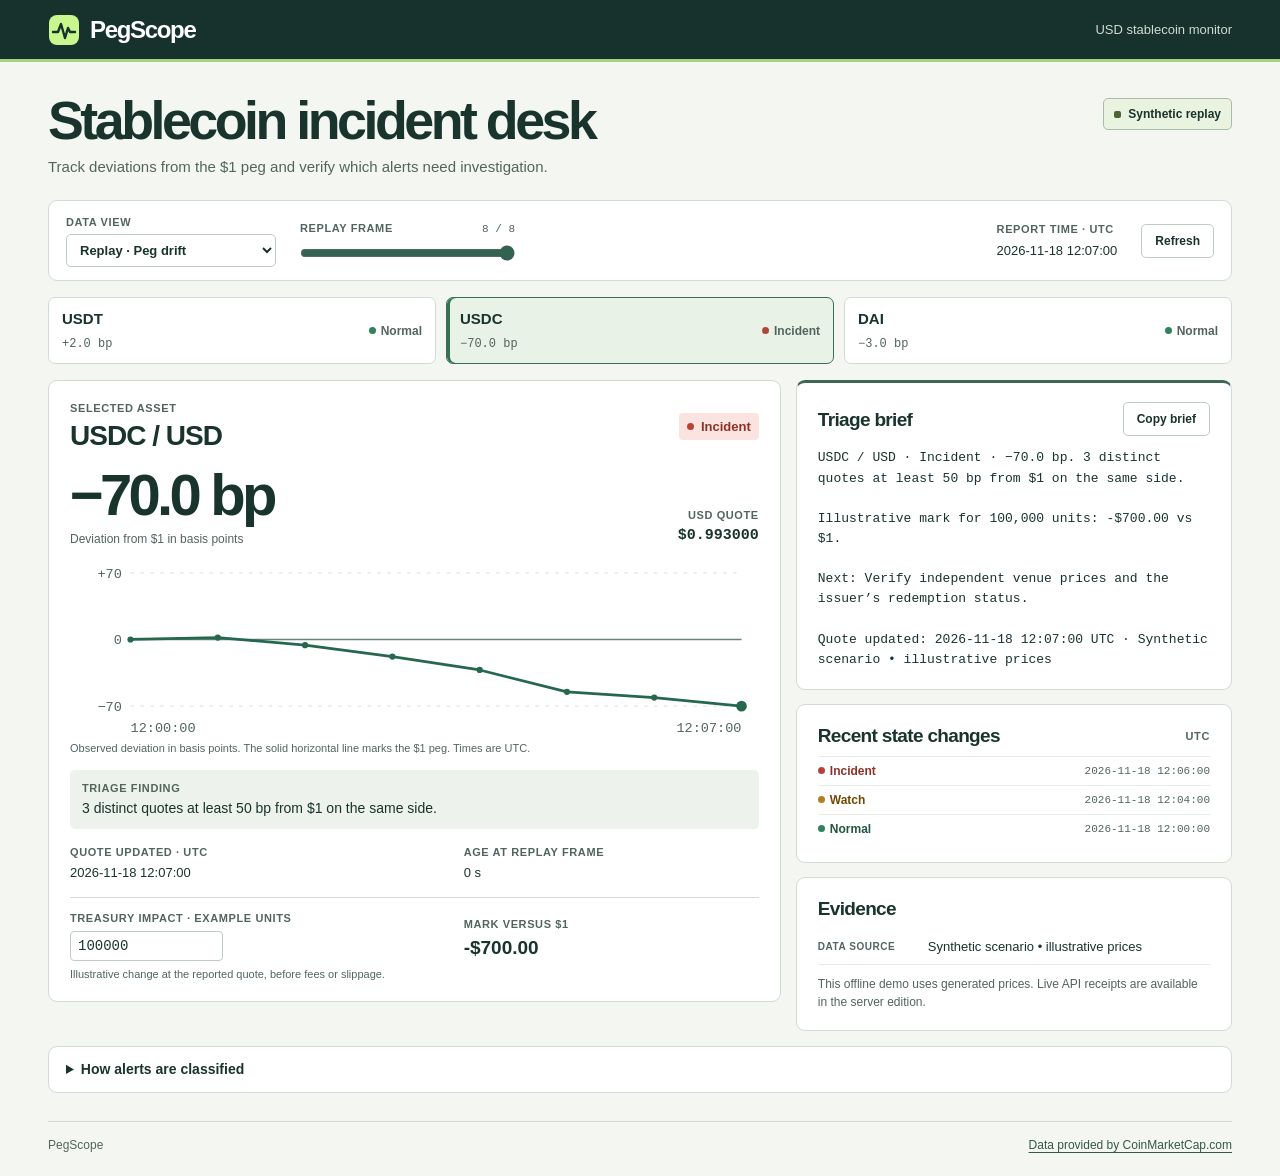
<file: docs/PegScope-Interactive-Demo.html>
<!doctype html>
<html lang="en">
<head>
  <meta charset="utf-8">
  <meta name="viewport" content="width=device-width, initial-scale=1">
  <meta name="theme-color" content="#17312d">
  <title>PegScope · Stablecoin incident desk</title>
  <style>:root{color-scheme:light;--canvas:#f4f6f1;--panel:#fff;--ink:#19332d;--muted:#52655d;--border:#d2dcd3;--soft:#edf2ec;--green:#2d604f;--display:Inter,"Helvetica Neue",Arial,sans-serif;--mono:ui-monospace,"SFMono-Regular",Consolas,monospace}
*{box-sizing:border-box}
[hidden]{display:none!important}
body{margin:0;background:var(--canvas);color:var(--ink);font:15px/1.5 var(--display)}
.wrap{width:min(1184px,calc(100% - 72px));margin:0 auto}
.mast{background:#17312d;color:#fff;border-bottom:3px solid #a6d37d}
.mast-inner{display:flex;align-items:center;justify-content:space-between;min-height:59px}
.brand{display:flex;align-items:center;gap:10px;font-weight:720;letter-spacing:-.055em;font-size:24px}.mast-note{color:#d0dbcf;font-size:13px}
.title-row{display:flex;align-items:center;justify-content:space-between;gap:20px;margin:31px 0 21px}
h1,h2,p,figure{margin:0}
h1{font-size:clamp(32px,4.2vw,60px);line-height:1.03;letter-spacing:-.065em;font-weight:660}
.subtitle{color:var(--muted);margin-top:8px;font-size:15px}
.source-badge{display:inline-flex;align-items:center;gap:7px;white-space:nowrap;align-self:flex-start;margin-top:5px;padding:6px 10px;border:1px solid #a9bba9;background:#e9f3df;border-radius:5px;font-size:12px;font-weight:700}
.source-badge:before{content:"";background:#49663a;border-radius:2px;width:7px;height:7px}
.source-badge.live{background:#e0f0f6;border-color:#a6c7d5}.source-badge.live:before{background:#315f75}
.toolbar{background:var(--panel);border:1px solid var(--border);border-radius:9px;display:flex;gap:24px;align-items:center;padding:13px 17px}
.control-group{min-width:210px}.field,label,.evidence dt{display:block;color:var(--muted);font-size:11px;font-weight:700;letter-spacing:.055em;text-transform:uppercase}
button,select,input,textarea{font:inherit}
select,.refresh,.copy{border:1px solid #bfccc1;border-radius:5px;color:var(--ink);background:white;cursor:pointer}
select{margin-top:4px;min-height:33px;padding:3px 24px 3px 9px;width:100%;font-size:13px;font-weight:600}
.step-box{width:min(215px,24vw)}.step-label{display:flex;align-items:center;justify-content:space-between;gap:10px}.step-label output{font:11px var(--mono);color:var(--muted)}
input[type=range]{accent-color:#326351;width:100%;display:block;margin:8px 0 0;cursor:pointer}
.observation{margin-left:auto}.observation time,.meta-grid span+span,.evidence dd,.quote b{font-variant-numeric:tabular-nums}
.observation time{display:block;margin-top:3px;font-size:13px}
.refresh,.copy{font-weight:650;font-size:12px;padding:7px 13px;min-height:32px}
.refresh:hover,.copy:hover,select:hover{background:#f0f5ec}
button:focus-visible,select:focus-visible,input:focus-visible,summary:focus-visible,a:focus-visible,textarea:focus-visible{outline:3px solid #8357bd;outline-offset:3px}
button:disabled{cursor:wait;opacity:.65}
.asset-list{display:grid;grid-template-columns:repeat(auto-fit,minmax(170px,1fr));gap:10px;margin:16px 0}
.asset{position:relative;display:flex;align-items:center;justify-content:space-between;gap:8px;text-align:left;background:#fff;border:1px solid var(--border);border-radius:7px;padding:10px 13px;min-height:61px;cursor:pointer;color:var(--ink)}
.asset:hover{border-color:#749784}.asset[aria-pressed=true]{background:#e9f2e6;border-color:#397052;box-shadow:inset 3px 0 #397052}
.asset-symbol{display:block;font-weight:750;font-size:15px}.asset-bps{font:12px var(--mono);color:#52645b}
.asset-state{display:inline-flex;align-items:center;gap:5px;font-size:12px;color:var(--muted);font-weight:600}
.asset-state:before,.status:before{content:"";display:inline-block;width:7px;height:7px;border-radius:50%;background:var(--state-dot,#78837e)}
.normal{--state-dot:#32815a;--state-text:#23563c;--state-bg:#e5f1e5}.watch{--state-dot:#b47d1d;--state-text:#704903;--state-bg:#fff0c8}.incident{--state-dot:#b44338;--state-text:#8e3229;--state-bg:#fbe4df}.unknown{--state-dot:#74747e;--state-text:#525160;--state-bg:#efedf2}
.workarea{display:grid;grid-template-columns:minmax(0,1.68fr) minmax(290px,1fr);gap:15px;align-items:start}
.panel,.empty,.interpret{border:1px solid var(--border);border-radius:9px;background:var(--panel)}
.incident-panel,.side .panel,.empty{padding:19px 21px}
.panel-header,.side-header,.quote-row{display:flex;align-items:center;justify-content:space-between;gap:13px}
h2{font-size:19px;line-height:1.25;letter-spacing:-.035em}
.panel-header h2{font-size:28px;margin-top:1px}
.status{background:var(--state-bg,var(--soft));color:var(--state-text,var(--muted));border-radius:4px;display:inline-flex;align-items:center;gap:7px;padding:4px 8px;font-weight:700;font-size:13px}
.quote-row{margin-top:12px;align-items:end}
.metric{font:600 clamp(36px,4.7vw,58px)/1.05 var(--display);letter-spacing:-.065em;font-variant-numeric:tabular-nums}
.field.plain{font-size:12px;text-transform:none;letter-spacing:0;font-weight:500;margin-top:4px}.quote{text-align:right}.quote b{font-family:var(--mono);font-size:15px}
figure{margin:10px 0 13px}
#chart{min-width:0}#chart svg{display:block;width:100%;height:auto;min-height:110px;max-height:210px;overflow:visible}
#chart svg text{font-family:var(--mono);fill:#52645b;font-size:11px}#chart .grid{stroke:#dfe7df;stroke-dasharray:3 5}#chart .peg{stroke:#668577;stroke-width:1.3}
#chart .trace{fill:none;stroke:#26684d;stroke-width:2.7;stroke-linecap:round;stroke-linejoin:round;vector-effect:non-scaling-stroke}
#chart .point{fill:#26684d}.chart-empty{padding:22px 0;color:var(--muted)}
figcaption{font-size:11px;color:var(--muted)}
.reason-box{background:var(--soft);border-radius:5px;padding:10px 12px}.reason-box p{font-size:14px;margin-top:2px}
.meta-grid{display:grid;grid-template-columns:1.3fr 1fr;gap:10px;margin-top:15px}
.meta-grid span+span{display:block;font-size:13px;margin-top:2px}
.age-warning{color:#814819;background:#fff2d8;border-radius:4px;padding:6px 9px;margin-top:9px;font-size:12px}
.side{display:grid;gap:14px;min-width:0}.side .panel{min-width:0}
.brief-panel{border-top:3px solid #3e6754}.brief{white-space:pre-line;overflow-wrap:anywhere;font:13px/1.55 var(--mono);margin-top:12px}
.evidence{margin:10px 0 0}.evidence>div{padding:7px 0;border-bottom:1px solid #e6ece5;display:grid;grid-template-columns:100px minmax(0,1fr);gap:10px}
.evidence dd{margin:0;font-size:13px;overflow-wrap:anywhere}.evidence dt{padding-top:2px;font-size:10px}
.evidence code{font:12px var(--mono)}.evidence-note{font-size:12px;color:var(--muted);margin-top:10px}
.interpret{margin-top:15px}.interpret summary{font-size:14px;font-weight:650;cursor:pointer;padding:12px 17px}.interpret-body{padding:0 17px 12px;color:var(--muted);font-size:13px}.interpret-body p+p{margin-top:6px}
.empty{margin:16px 0}.empty p{color:var(--muted);margin-top:6px}
footer.wrap{display:flex;flex-wrap:wrap;justify-content:space-between;gap:8px;border-top:1px solid var(--border);margin-top:28px;padding:14px 0 22px;color:var(--muted);font-size:12px}
footer a{color:#355949;text-underline-offset:3px}
.sr-only,.skip:not(:focus){position:absolute;width:1px;height:1px;padding:0;overflow:hidden;clip:rect(0,0,0,0);white-space:nowrap}
.skip:focus{position:absolute;top:6px;left:6px;z-index:10;background:white;padding:8px}
.copy-manual{margin-top:8px}.copy-manual textarea{width:100%}
@media(max-width:860px){.wrap{width:calc(100% - 36px)}.toolbar{gap:14px}.control-group{min-width:175px}.workarea{grid-template-columns:minmax(0,1.45fr) minmax(245px,1fr)}.incident-panel,.side .panel{padding:15px}.evidence>div{grid-template-columns:78px 1fr}.asset-list{grid-template-columns:repeat(auto-fit,minmax(140px,1fr))}}
@media(max-width:690px){.title-row{align-items:flex-start;flex-direction:column;gap:7px;margin:23px 0 13px}.subtitle{font-size:14px}.source-badge{margin:0}.toolbar{display:grid;grid-template-columns:minmax(0,1fr) auto;gap:11px 15px}.control-group,.step-box{min-width:0;width:auto}.step-box{width:115px}.observation{margin:0}.refresh{justify-self:end}.workarea{grid-template-columns:1fr}.asset-list{grid-template-columns:repeat(auto-fit,minmax(135px,1fr))}.mast-inner{min-height:51px}.brand{font-size:21px}.mast-note{font-size:11px}.asset{padding:9px 10px}.brief{font-size:13px}.workarea,.side{gap:12px}}
@media(max-width:400px){.wrap{width:calc(100% - 24px)}.step-box{width:95px}.title-row h1{font-size:34px}.quote b{font-size:13px}}
.impact{border-top:1px solid var(--border);margin-top:15px;padding-top:12px;display:grid;align-items:end;grid-template-columns:1.3fr 1fr;gap:10px}.impact input{font:14px var(--mono);border:1px solid #bfccc1;border-radius:4px;padding:6px 7px;width:min(100%,153px);color:var(--ink);margin-top:4px}.impact output{font:650 19px var(--display);display:block;margin:4px 0 2px;font-variant-numeric:tabular-nums}.impact-detail{font-size:11px;color:var(--muted);margin-top:5px}
.changes{list-style:none;padding:0;margin:8px 0 0}.changes li{display:flex;gap:12px;align-items:center;justify-content:space-between;border-top:1px solid #e6ece5;padding:5px 0;font-size:12px}.changes .asset-state{color:var(--state-text)}.changes time{color:var(--muted);font:11px var(--mono)}
</style>

</head>
<body>
  <a class="skip" href="#incident">Skip to incident detail</a>
  <header class="mast">
    <div class="wrap mast-inner">
      <div class="brand">
        <svg width="32" height="32" viewBox="0 0 32 32" aria-hidden="true"><rect x="1" y="1" width="30" height="30" rx="8" fill="#c9f78d"/><path d="M5 18h5l3-8 4 14 3-10 2 4h5" fill="none" stroke="#17312d" stroke-width="2.4" stroke-linecap="round" stroke-linejoin="round"/></svg>
        <span>PegScope</span>
      </div>
      <span class="mast-note">USD stablecoin monitor</span>
    </div>
  </header>

  <main class="wrap">
    <div class="title-row">
      <div><h1>Stablecoin incident desk</h1><p class="subtitle">Track deviations from the $1 peg and verify which alerts need investigation.</p></div>
      <span id="source-badge" class="source-badge">Loading source</span>
    </div>

    <section class="toolbar" aria-label="Observation controls">
      <div class="control-group">
        <label for="mode">Data view</label>
        <select id="mode">
          <optgroup label="Synthetic replays">
            <option value="drift">Replay · Peg drift</option>
            <option value="recovery">Replay · Recovery</option>
            <option value="stale">Replay · Stale feed</option>
            <option value="quiet">Replay · Quiet market</option>
          </optgroup>
          <option value="live">Live · Collected quotes</option>
        </select>
      </div>
      <div class="step-box" id="step-box" hidden>
        <div class="step-label"><label for="step">Replay frame</label><output id="frame" for="step">—</output></div>
        <input aria-label="Replay frame" id="step" type="range" min="1" max="1" value="1">
      </div>
      <div class="observation"><span class="field">Report time · UTC</span><time id="observed">—</time></div>
      <button type="button" id="refresh" class="refresh">Refresh</button>
    </section>
    <div id="announcements" class="sr-only" role="status" aria-live="polite"></div>
    <section id="empty" class="empty" role="status" hidden><h2 id="empty-title"></h2><p id="empty-message"></p></section>
    <div id="results" hidden>
      <section class="watchlist" aria-label="Monitored assets"><div id="asset-list" class="asset-list"></div></section>
      <div class="workarea">
        <section class="panel incident-panel" id="incident" tabindex="-1" aria-labelledby="focus-title">
          <div class="panel-header"><div><div class="field">Selected asset</div><h2 id="focus-title">—</h2></div><span id="focus-state" class="status">—</span></div>
          <div class="quote-row"><div><div id="focus-bps" class="metric">—</div><div class="field plain">Deviation from $1 in basis points</div></div><div class="quote"><div class="field">USD quote</div><b id="focus-price">—</b></div></div>
          <figure><div id="chart"></div><figcaption id="chart-caption">Observed deviations over time, UTC.</figcaption></figure>
          <div class="reason-box"><span class="field">Triage finding</span><p id="reason"></p></div>
          <div class="meta-grid"><div><span class="field">Quote updated · UTC</span><span id="quote-time">—</span></div><div><span class="field" id="age-label">Age at report</span><span id="quote-age">—</span></div></div>
          <div id="age-warning" class="age-warning" role="status" hidden></div>
          <div class="impact">
            <div><label for="units">Treasury impact · example units</label><input type="number" id="units" min="0" max="1000000000000" step="any" value="100000"></div>
            <div><span class="field">Mark versus $1</span><output id="impact-value" for="units">—</output></div>
          </div>
          <p id="impact-detail" class="impact-detail">Illustrative change in marked value, before fees or slippage.</p>
        </section>
        <aside class="side">
          <section class="panel brief-panel" aria-labelledby="brief-title">
            <div class="side-header"><h2 id="brief-title">Triage brief</h2><button class="copy" type="button" id="copy">Copy brief</button></div>
            <p class="brief" id="brief"></p>
            <div class="copy-manual" id="copy-manual" hidden><label for="copy-text">Select and copy the brief</label><textarea id="copy-text" rows="5" readonly></textarea></div>
          </section>
          <section class="panel changes-panel" id="changes-panel" aria-labelledby="changes-title" hidden>
            <div class="side-header"><h2 id="changes-title">Recent state changes</h2><span class="field">UTC</span></div>
            <ol id="changes" class="changes"></ol>
          </section>
          <section class="panel evidence-panel" aria-labelledby="evidence-title">
            <div class="side-header"><h2 id="evidence-title">Evidence</h2></div>
            <dl class="evidence">
              <div><dt>Data source</dt><dd id="report-source">—</dd></div>
              <div id="evidence-slot" hidden><dt>Call source</dt><dd id="call-source"></dd></div>
              <div id="endpoint-slot" hidden><dt>Endpoint</dt><dd><code id="endpoint"></code></dd></div>
              <div id="fetched-slot" hidden><dt>Fetched · UTC</dt><dd id="fetched"></dd></div>
              <div id="credit-slot" hidden><dt>Call credits</dt><dd id="credits"></dd></div>
            </dl>
            <p class="evidence-note" id="evidence-note"></p>
          </section>
        </aside>
      </div>
      <details class="interpret"><summary>How alerts are classified</summary><div class="interpret-body">
        <p>One basis point is $0.0001 per token at a $1 peg. Negative values indicate a discount and positive values a premium.</p>
        <p><strong>Watch</strong> begins at an absolute deviation of 25 bp. <strong>Incident</strong> requires two distinct, fresh quotes at least 50 bp from $1 on the same side. Two distinct quotes within 10 bp of the peg clear a confirmed incident. Freshness and the maximum gap between confirming observations are both 180 seconds.</p>
        <p>Each quote is a CMC aggregate. Check venue prices and issuer redemption status separately when investigating an alert.</p>
      </div></details>
    </div>
    <noscript><p>Enable JavaScript to select a replay and inspect observations.</p></noscript>
  </main>
  <footer class="wrap"><span>PegScope</span><a href="https://coinmarketcap.com/">Data provided by CoinMarketCap.com</a></footer>
<script type="application/json" id="replay-data">{"drift":[{"as_of":"2026-11-18T12:00:00Z","assets":[{"id":825,"symbol":"USDT","state":"Normal","reason":"Fresh quote is inside the 25 bp watch threshold.","price":1.0001,"bps":1.0,"run":0,"series":[{"at":"2026-11-18T12:00:00Z","bps":1.0}],"events":[{"at":"2026-11-18T12:00:00Z","state":"Normal","reason":"Fresh quote is inside the 25 bp watch threshold."}],"updated":"2026-11-18T12:00:00Z","last_valid_update":"2026-11-18T12:00:00Z"},{"id":3408,"symbol":"USDC","state":"Normal","reason":"Fresh quote is inside the 25 bp watch threshold.","price":1.0,"bps":0.0,"run":0,"series":[{"at":"2026-11-18T12:00:00Z","bps":0.0}],"events":[{"at":"2026-11-18T12:00:00Z","state":"Normal","reason":"Fresh quote is inside the 25 bp watch threshold."}],"updated":"2026-11-18T12:00:00Z","last_valid_update":"2026-11-18T12:00:00Z"},{"id":4943,"symbol":"DAI","state":"Normal","reason":"Fresh quote is inside the 25 bp watch threshold.","price":1.0,"bps":0.0,"run":0,"series":[{"at":"2026-11-18T12:00:00Z","bps":0.0}],"events":[{"at":"2026-11-18T12:00:00Z","state":"Normal","reason":"Fresh quote is inside the 25 bp watch threshold."}],"updated":"2026-11-18T12:00:00Z","last_valid_update":"2026-11-18T12:00:00Z"}],"brief":"Normal: USDT, USDC, DAI.","mode":"drift","source":"Synthetic scenario • illustrative prices","step":1,"steps":8,"evidence":null},{"as_of":"2026-11-18T12:01:00Z","assets":[{"id":825,"symbol":"USDT","state":"Normal","reason":"Fresh quote is inside the 25 bp watch threshold.","price":1.0,"bps":0.0,"run":0,"series":[{"at":"2026-11-18T12:00:00Z","bps":1.0},{"at":"2026-11-18T12:01:00Z","bps":0.0}],"events":[{"at":"2026-11-18T12:00:00Z","state":"Normal","reason":"Fresh quote is inside the 25 bp watch threshold."}],"updated":"2026-11-18T12:01:00Z","last_valid_update":"2026-11-18T12:01:00Z"},{"id":3408,"symbol":"USDC","state":"Normal","reason":"Fresh quote is inside the 25 bp watch threshold.","price":1.0002,"bps":2.0,"run":0,"series":[{"at":"2026-11-18T12:00:00Z","bps":0.0},{"at":"2026-11-18T12:01:00Z","bps":2.0}],"events":[{"at":"2026-11-18T12:00:00Z","state":"Normal","reason":"Fresh quote is inside the 25 bp watch threshold."}],"updated":"2026-11-18T12:01:00Z","last_valid_update":"2026-11-18T12:01:00Z"},{"id":4943,"symbol":"DAI","state":"Normal","reason":"Fresh quote is inside the 25 bp watch threshold.","price":0.9999,"bps":-1.0,"run":0,"series":[{"at":"2026-11-18T12:00:00Z","bps":0.0},{"at":"2026-11-18T12:01:00Z","bps":-1.0}],"events":[{"at":"2026-11-18T12:00:00Z","state":"Normal","reason":"Fresh quote is inside the 25 bp watch threshold."}],"updated":"2026-11-18T12:01:00Z","last_valid_update":"2026-11-18T12:01:00Z"}],"brief":"Normal: USDT, USDC, DAI.","mode":"drift","source":"Synthetic scenario • illustrative prices","step":2,"steps":8,"evidence":null},{"as_of":"2026-11-18T12:02:00Z","assets":[{"id":825,"symbol":"USDT","state":"Normal","reason":"Fresh quote is inside the 25 bp watch threshold.","price":0.9998,"bps":-2.0,"run":0,"series":[{"at":"2026-11-18T12:00:00Z","bps":1.0},{"at":"2026-11-18T12:01:00Z","bps":0.0},{"at":"2026-11-18T12:02:00Z","bps":-2.0}],"events":[{"at":"2026-11-18T12:00:00Z","state":"Normal","reason":"Fresh quote is inside the 25 bp watch threshold."}],"updated":"2026-11-18T12:02:00Z","last_valid_update":"2026-11-18T12:02:00Z"},{"id":3408,"symbol":"USDC","state":"Normal","reason":"Fresh quote is inside the 25 bp watch threshold.","price":0.9994,"bps":-6.0,"run":0,"series":[{"at":"2026-11-18T12:00:00Z","bps":0.0},{"at":"2026-11-18T12:01:00Z","bps":2.0},{"at":"2026-11-18T12:02:00Z","bps":-6.0}],"events":[{"at":"2026-11-18T12:00:00Z","state":"Normal","reason":"Fresh quote is inside the 25 bp watch threshold."}],"updated":"2026-11-18T12:02:00Z","last_valid_update":"2026-11-18T12:02:00Z"},{"id":4943,"symbol":"DAI","state":"Normal","reason":"Fresh quote is inside the 25 bp watch threshold.","price":1.0001,"bps":1.0,"run":0,"series":[{"at":"2026-11-18T12:00:00Z","bps":0.0},{"at":"2026-11-18T12:01:00Z","bps":-1.0},{"at":"2026-11-18T12:02:00Z","bps":1.0}],"events":[{"at":"2026-11-18T12:00:00Z","state":"Normal","reason":"Fresh quote is inside the 25 bp watch threshold."}],"updated":"2026-11-18T12:02:00Z","last_valid_update":"2026-11-18T12:02:00Z"}],"brief":"Normal: USDT, USDC, DAI.","mode":"drift","source":"Synthetic scenario • illustrative prices","step":3,"steps":8,"evidence":null},{"as_of":"2026-11-18T12:03:00Z","assets":[{"id":825,"symbol":"USDT","state":"Normal","reason":"Fresh quote is inside the 25 bp watch threshold.","price":1.0002,"bps":2.0,"run":0,"series":[{"at":"2026-11-18T12:00:00Z","bps":1.0},{"at":"2026-11-18T12:01:00Z","bps":0.0},{"at":"2026-11-18T12:02:00Z","bps":-2.0},{"at":"2026-11-18T12:03:00Z","bps":2.0}],"events":[{"at":"2026-11-18T12:00:00Z","state":"Normal","reason":"Fresh quote is inside the 25 bp watch threshold."}],"updated":"2026-11-18T12:03:00Z","last_valid_update":"2026-11-18T12:03:00Z"},{"id":3408,"symbol":"USDC","state":"Normal","reason":"Fresh quote is inside the 25 bp watch threshold.","price":0.9982,"bps":-18.0,"run":0,"series":[{"at":"2026-11-18T12:00:00Z","bps":0.0},{"at":"2026-11-18T12:01:00Z","bps":2.0},{"at":"2026-11-18T12:02:00Z","bps":-6.0},{"at":"2026-11-18T12:03:00Z","bps":-18.0}],"events":[{"at":"2026-11-18T12:00:00Z","state":"Normal","reason":"Fresh quote is inside the 25 bp watch threshold."}],"updated":"2026-11-18T12:03:00Z","last_valid_update":"2026-11-18T12:03:00Z"},{"id":4943,"symbol":"DAI","state":"Normal","reason":"Fresh quote is inside the 25 bp watch threshold.","price":0.9997,"bps":-3.0,"run":0,"series":[{"at":"2026-11-18T12:00:00Z","bps":0.0},{"at":"2026-11-18T12:01:00Z","bps":-1.0},{"at":"2026-11-18T12:02:00Z","bps":1.0},{"at":"2026-11-18T12:03:00Z","bps":-3.0}],"events":[{"at":"2026-11-18T12:00:00Z","state":"Normal","reason":"Fresh quote is inside the 25 bp watch threshold."}],"updated":"2026-11-18T12:03:00Z","last_valid_update":"2026-11-18T12:03:00Z"}],"brief":"Normal: USDT, USDC, DAI.","mode":"drift","source":"Synthetic scenario • illustrative prices","step":4,"steps":8,"evidence":null},{"as_of":"2026-11-18T12:04:00Z","assets":[{"id":825,"symbol":"USDT","state":"Normal","reason":"Fresh quote is inside the 25 bp watch threshold.","price":1.0001,"bps":1.0,"run":0,"series":[{"at":"2026-11-18T12:00:00Z","bps":1.0},{"at":"2026-11-18T12:01:00Z","bps":0.0},{"at":"2026-11-18T12:02:00Z","bps":-2.0},{"at":"2026-11-18T12:03:00Z","bps":2.0},{"at":"2026-11-18T12:04:00Z","bps":1.0}],"events":[{"at":"2026-11-18T12:00:00Z","state":"Normal","reason":"Fresh quote is inside the 25 bp watch threshold."}],"updated":"2026-11-18T12:04:00Z","last_valid_update":"2026-11-18T12:04:00Z"},{"id":3408,"symbol":"USDC","state":"Watch","reason":"Deviation reached the 25 bp watch threshold.","price":0.9968,"bps":-32.0,"run":0,"series":[{"at":"2026-11-18T12:00:00Z","bps":0.0},{"at":"2026-11-18T12:01:00Z","bps":2.0},{"at":"2026-11-18T12:02:00Z","bps":-6.0},{"at":"2026-11-18T12:03:00Z","bps":-18.0},{"at":"2026-11-18T12:04:00Z","bps":-32.0}],"events":[{"at":"2026-11-18T12:00:00Z","state":"Normal","reason":"Fresh quote is inside the 25 bp watch threshold."},{"at":"2026-11-18T12:04:00Z","state":"Watch","reason":"Deviation reached the 25 bp watch threshold."}],"updated":"2026-11-18T12:04:00Z","last_valid_update":"2026-11-18T12:04:00Z"},{"id":4943,"symbol":"DAI","state":"Normal","reason":"Fresh quote is inside the 25 bp watch threshold.","price":1.0,"bps":0.0,"run":0,"series":[{"at":"2026-11-18T12:00:00Z","bps":0.0},{"at":"2026-11-18T12:01:00Z","bps":-1.0},{"at":"2026-11-18T12:02:00Z","bps":1.0},{"at":"2026-11-18T12:03:00Z","bps":-3.0},{"at":"2026-11-18T12:04:00Z","bps":0.0}],"events":[{"at":"2026-11-18T12:00:00Z","state":"Normal","reason":"Fresh quote is inside the 25 bp watch threshold."}],"updated":"2026-11-18T12:04:00Z","last_valid_update":"2026-11-18T12:04:00Z"}],"brief":"Watch: USDC. Normal: USDT, DAI.","mode":"drift","source":"Synthetic scenario • illustrative prices","step":5,"steps":8,"evidence":null},{"as_of":"2026-11-18T12:05:00Z","assets":[{"id":825,"symbol":"USDT","state":"Normal","reason":"Fresh quote is inside the 25 bp watch threshold.","price":1.0,"bps":0.0,"run":0,"series":[{"at":"2026-11-18T12:00:00Z","bps":1.0},{"at":"2026-11-18T12:01:00Z","bps":0.0},{"at":"2026-11-18T12:02:00Z","bps":-2.0},{"at":"2026-11-18T12:03:00Z","bps":2.0},{"at":"2026-11-18T12:04:00Z","bps":1.0},{"at":"2026-11-18T12:05:00Z","bps":0.0}],"events":[{"at":"2026-11-18T12:00:00Z","state":"Normal","reason":"Fresh quote is inside the 25 bp watch threshold."}],"updated":"2026-11-18T12:05:00Z","last_valid_update":"2026-11-18T12:05:00Z"},{"id":3408,"symbol":"USDC","state":"Watch","reason":"First qualifying breach. Waiting for a second distinct quote on the same side.","price":0.9945,"bps":-55.0,"run":1,"series":[{"at":"2026-11-18T12:00:00Z","bps":0.0},{"at":"2026-11-18T12:01:00Z","bps":2.0},{"at":"2026-11-18T12:02:00Z","bps":-6.0},{"at":"2026-11-18T12:03:00Z","bps":-18.0},{"at":"2026-11-18T12:04:00Z","bps":-32.0},{"at":"2026-11-18T12:05:00Z","bps":-55.0}],"events":[{"at":"2026-11-18T12:00:00Z","state":"Normal","reason":"Fresh quote is inside the 25 bp watch threshold."},{"at":"2026-11-18T12:04:00Z","state":"Watch","reason":"Deviation reached the 25 bp watch threshold."}],"updated":"2026-11-18T12:05:00Z","last_valid_update":"2026-11-18T12:05:00Z"},{"id":4943,"symbol":"DAI","state":"Normal","reason":"Fresh quote is inside the 25 bp watch threshold.","price":0.9999,"bps":-1.0,"run":0,"series":[{"at":"2026-11-18T12:00:00Z","bps":0.0},{"at":"2026-11-18T12:01:00Z","bps":-1.0},{"at":"2026-11-18T12:02:00Z","bps":1.0},{"at":"2026-11-18T12:03:00Z","bps":-3.0},{"at":"2026-11-18T12:04:00Z","bps":0.0},{"at":"2026-11-18T12:05:00Z","bps":-1.0}],"events":[{"at":"2026-11-18T12:00:00Z","state":"Normal","reason":"Fresh quote is inside the 25 bp watch threshold."}],"updated":"2026-11-18T12:05:00Z","last_valid_update":"2026-11-18T12:05:00Z"}],"brief":"Watch: USDC. Normal: USDT, DAI.","mode":"drift","source":"Synthetic scenario • illustrative prices","step":6,"steps":8,"evidence":null},{"as_of":"2026-11-18T12:06:00Z","assets":[{"id":825,"symbol":"USDT","state":"Normal","reason":"Fresh quote is inside the 25 bp watch threshold.","price":0.9998,"bps":-2.0,"run":0,"series":[{"at":"2026-11-18T12:00:00Z","bps":1.0},{"at":"2026-11-18T12:01:00Z","bps":0.0},{"at":"2026-11-18T12:02:00Z","bps":-2.0},{"at":"2026-11-18T12:03:00Z","bps":2.0},{"at":"2026-11-18T12:04:00Z","bps":1.0},{"at":"2026-11-18T12:05:00Z","bps":0.0},{"at":"2026-11-18T12:06:00Z","bps":-2.0}],"events":[{"at":"2026-11-18T12:00:00Z","state":"Normal","reason":"Fresh quote is inside the 25 bp watch threshold."}],"updated":"2026-11-18T12:06:00Z","last_valid_update":"2026-11-18T12:06:00Z"},{"id":3408,"symbol":"USDC","state":"Incident","reason":"2 distinct quotes at least 50 bp from $1 on the same side.","price":0.9939,"bps":-61.0,"run":2,"series":[{"at":"2026-11-18T12:00:00Z","bps":0.0},{"at":"2026-11-18T12:01:00Z","bps":2.0},{"at":"2026-11-18T12:02:00Z","bps":-6.0},{"at":"2026-11-18T12:03:00Z","bps":-18.0},{"at":"2026-11-18T12:04:00Z","bps":-32.0},{"at":"2026-11-18T12:05:00Z","bps":-55.0},{"at":"2026-11-18T12:06:00Z","bps":-61.0}],"events":[{"at":"2026-11-18T12:00:00Z","state":"Normal","reason":"Fresh quote is inside the 25 bp watch threshold."},{"at":"2026-11-18T12:04:00Z","state":"Watch","reason":"Deviation reached the 25 bp watch threshold."},{"at":"2026-11-18T12:06:00Z","state":"Incident","reason":"2 distinct quotes at least 50 bp from $1 on the same side."}],"updated":"2026-11-18T12:06:00Z","last_valid_update":"2026-11-18T12:06:00Z"},{"id":4943,"symbol":"DAI","state":"Normal","reason":"Fresh quote is inside the 25 bp watch threshold.","price":1.0001,"bps":1.0,"run":0,"series":[{"at":"2026-11-18T12:00:00Z","bps":0.0},{"at":"2026-11-18T12:01:00Z","bps":-1.0},{"at":"2026-11-18T12:02:00Z","bps":1.0},{"at":"2026-11-18T12:03:00Z","bps":-3.0},{"at":"2026-11-18T12:04:00Z","bps":0.0},{"at":"2026-11-18T12:05:00Z","bps":-1.0},{"at":"2026-11-18T12:06:00Z","bps":1.0}],"events":[{"at":"2026-11-18T12:00:00Z","state":"Normal","reason":"Fresh quote is inside the 25 bp watch threshold."}],"updated":"2026-11-18T12:06:00Z","last_valid_update":"2026-11-18T12:06:00Z"}],"brief":"Incident: USDC. Normal: USDT, DAI.","mode":"drift","source":"Synthetic scenario • illustrative prices","step":7,"steps":8,"evidence":null},{"as_of":"2026-11-18T12:07:00Z","assets":[{"id":825,"symbol":"USDT","state":"Normal","reason":"Fresh quote is inside the 25 bp watch threshold.","price":1.0002,"bps":2.0,"run":0,"series":[{"at":"2026-11-18T12:00:00Z","bps":1.0},{"at":"2026-11-18T12:01:00Z","bps":0.0},{"at":"2026-11-18T12:02:00Z","bps":-2.0},{"at":"2026-11-18T12:03:00Z","bps":2.0},{"at":"2026-11-18T12:04:00Z","bps":1.0},{"at":"2026-11-18T12:05:00Z","bps":0.0},{"at":"2026-11-18T12:06:00Z","bps":-2.0},{"at":"2026-11-18T12:07:00Z","bps":2.0}],"events":[{"at":"2026-11-18T12:00:00Z","state":"Normal","reason":"Fresh quote is inside the 25 bp watch threshold."}],"updated":"2026-11-18T12:07:00Z","last_valid_update":"2026-11-18T12:07:00Z"},{"id":3408,"symbol":"USDC","state":"Incident","reason":"3 distinct quotes at least 50 bp from $1 on the same side.","price":0.993,"bps":-70.0,"run":3,"series":[{"at":"2026-11-18T12:00:00Z","bps":0.0},{"at":"2026-11-18T12:01:00Z","bps":2.0},{"at":"2026-11-18T12:02:00Z","bps":-6.0},{"at":"2026-11-18T12:03:00Z","bps":-18.0},{"at":"2026-11-18T12:04:00Z","bps":-32.0},{"at":"2026-11-18T12:05:00Z","bps":-55.0},{"at":"2026-11-18T12:06:00Z","bps":-61.0},{"at":"2026-11-18T12:07:00Z","bps":-70.0}],"events":[{"at":"2026-11-18T12:00:00Z","state":"Normal","reason":"Fresh quote is inside the 25 bp watch threshold."},{"at":"2026-11-18T12:04:00Z","state":"Watch","reason":"Deviation reached the 25 bp watch threshold."},{"at":"2026-11-18T12:06:00Z","state":"Incident","reason":"2 distinct quotes at least 50 bp from $1 on the same side."}],"updated":"2026-11-18T12:07:00Z","last_valid_update":"2026-11-18T12:07:00Z"},{"id":4943,"symbol":"DAI","state":"Normal","reason":"Fresh quote is inside the 25 bp watch threshold.","price":0.9997,"bps":-3.0,"run":0,"series":[{"at":"2026-11-18T12:00:00Z","bps":0.0},{"at":"2026-11-18T12:01:00Z","bps":-1.0},{"at":"2026-11-18T12:02:00Z","bps":1.0},{"at":"2026-11-18T12:03:00Z","bps":-3.0},{"at":"2026-11-18T12:04:00Z","bps":0.0},{"at":"2026-11-18T12:05:00Z","bps":-1.0},{"at":"2026-11-18T12:06:00Z","bps":1.0},{"at":"2026-11-18T12:07:00Z","bps":-3.0}],"events":[{"at":"2026-11-18T12:00:00Z","state":"Normal","reason":"Fresh quote is inside the 25 bp watch threshold."}],"updated":"2026-11-18T12:07:00Z","last_valid_update":"2026-11-18T12:07:00Z"}],"brief":"Incident: USDC. Normal: USDT, DAI.","mode":"drift","source":"Synthetic scenario • illustrative prices","step":8,"steps":8,"evidence":null}],"recovery":[{"as_of":"2026-11-18T12:00:00Z","assets":[{"id":825,"symbol":"USDT","state":"Normal","reason":"Fresh quote is inside the 25 bp watch threshold.","price":1.0001,"bps":1.0,"run":0,"series":[{"at":"2026-11-18T12:00:00Z","bps":1.0}],"events":[{"at":"2026-11-18T12:00:00Z","state":"Normal","reason":"Fresh quote is inside the 25 bp watch threshold."}],"updated":"2026-11-18T12:00:00Z","last_valid_update":"2026-11-18T12:00:00Z"},{"id":3408,"symbol":"USDC","state":"Normal","reason":"Fresh quote is inside the 25 bp watch threshold.","price":1.0,"bps":0.0,"run":0,"series":[{"at":"2026-11-18T12:00:00Z","bps":0.0}],"events":[{"at":"2026-11-18T12:00:00Z","state":"Normal","reason":"Fresh quote is inside the 25 bp watch threshold."}],"updated":"2026-11-18T12:00:00Z","last_valid_update":"2026-11-18T12:00:00Z"},{"id":4943,"symbol":"DAI","state":"Normal","reason":"Fresh quote is inside the 25 bp watch threshold.","price":1.0,"bps":0.0,"run":0,"series":[{"at":"2026-11-18T12:00:00Z","bps":0.0}],"events":[{"at":"2026-11-18T12:00:00Z","state":"Normal","reason":"Fresh quote is inside the 25 bp watch threshold."}],"updated":"2026-11-18T12:00:00Z","last_valid_update":"2026-11-18T12:00:00Z"}],"brief":"Normal: USDT, USDC, DAI.","mode":"recovery","source":"Synthetic scenario • illustrative prices","step":1,"steps":12,"evidence":null},{"as_of":"2026-11-18T12:01:00Z","assets":[{"id":825,"symbol":"USDT","state":"Normal","reason":"Fresh quote is inside the 25 bp watch threshold.","price":1.0,"bps":0.0,"run":0,"series":[{"at":"2026-11-18T12:00:00Z","bps":1.0},{"at":"2026-11-18T12:01:00Z","bps":0.0}],"events":[{"at":"2026-11-18T12:00:00Z","state":"Normal","reason":"Fresh quote is inside the 25 bp watch threshold."}],"updated":"2026-11-18T12:01:00Z","last_valid_update":"2026-11-18T12:01:00Z"},{"id":3408,"symbol":"USDC","state":"Normal","reason":"Fresh quote is inside the 25 bp watch threshold.","price":1.0002,"bps":2.0,"run":0,"series":[{"at":"2026-11-18T12:00:00Z","bps":0.0},{"at":"2026-11-18T12:01:00Z","bps":2.0}],"events":[{"at":"2026-11-18T12:00:00Z","state":"Normal","reason":"Fresh quote is inside the 25 bp watch threshold."}],"updated":"2026-11-18T12:01:00Z","last_valid_update":"2026-11-18T12:01:00Z"},{"id":4943,"symbol":"DAI","state":"Normal","reason":"Fresh quote is inside the 25 bp watch threshold.","price":0.9999,"bps":-1.0,"run":0,"series":[{"at":"2026-11-18T12:00:00Z","bps":0.0},{"at":"2026-11-18T12:01:00Z","bps":-1.0}],"events":[{"at":"2026-11-18T12:00:00Z","state":"Normal","reason":"Fresh quote is inside the 25 bp watch threshold."}],"updated":"2026-11-18T12:01:00Z","last_valid_update":"2026-11-18T12:01:00Z"}],"brief":"Normal: USDT, USDC, DAI.","mode":"recovery","source":"Synthetic scenario • illustrative prices","step":2,"steps":12,"evidence":null},{"as_of":"2026-11-18T12:02:00Z","assets":[{"id":825,"symbol":"USDT","state":"Normal","reason":"Fresh quote is inside the 25 bp watch threshold.","price":0.9998,"bps":-2.0,"run":0,"series":[{"at":"2026-11-18T12:00:00Z","bps":1.0},{"at":"2026-11-18T12:01:00Z","bps":0.0},{"at":"2026-11-18T12:02:00Z","bps":-2.0}],"events":[{"at":"2026-11-18T12:00:00Z","state":"Normal","reason":"Fresh quote is inside the 25 bp watch threshold."}],"updated":"2026-11-18T12:02:00Z","last_valid_update":"2026-11-18T12:02:00Z"},{"id":3408,"symbol":"USDC","state":"Normal","reason":"Fresh quote is inside the 25 bp watch threshold.","price":0.9994,"bps":-6.0,"run":0,"series":[{"at":"2026-11-18T12:00:00Z","bps":0.0},{"at":"2026-11-18T12:01:00Z","bps":2.0},{"at":"2026-11-18T12:02:00Z","bps":-6.0}],"events":[{"at":"2026-11-18T12:00:00Z","state":"Normal","reason":"Fresh quote is inside the 25 bp watch threshold."}],"updated":"2026-11-18T12:02:00Z","last_valid_update":"2026-11-18T12:02:00Z"},{"id":4943,"symbol":"DAI","state":"Normal","reason":"Fresh quote is inside the 25 bp watch threshold.","price":1.0001,"bps":1.0,"run":0,"series":[{"at":"2026-11-18T12:00:00Z","bps":0.0},{"at":"2026-11-18T12:01:00Z","bps":-1.0},{"at":"2026-11-18T12:02:00Z","bps":1.0}],"events":[{"at":"2026-11-18T12:00:00Z","state":"Normal","reason":"Fresh quote is inside the 25 bp watch threshold."}],"updated":"2026-11-18T12:02:00Z","last_valid_update":"2026-11-18T12:02:00Z"}],"brief":"Normal: USDT, USDC, DAI.","mode":"recovery","source":"Synthetic scenario • illustrative prices","step":3,"steps":12,"evidence":null},{"as_of":"2026-11-18T12:03:00Z","assets":[{"id":825,"symbol":"USDT","state":"Normal","reason":"Fresh quote is inside the 25 bp watch threshold.","price":1.0002,"bps":2.0,"run":0,"series":[{"at":"2026-11-18T12:00:00Z","bps":1.0},{"at":"2026-11-18T12:01:00Z","bps":0.0},{"at":"2026-11-18T12:02:00Z","bps":-2.0},{"at":"2026-11-18T12:03:00Z","bps":2.0}],"events":[{"at":"2026-11-18T12:00:00Z","state":"Normal","reason":"Fresh quote is inside the 25 bp watch threshold."}],"updated":"2026-11-18T12:03:00Z","last_valid_update":"2026-11-18T12:03:00Z"},{"id":3408,"symbol":"USDC","state":"Normal","reason":"Fresh quote is inside the 25 bp watch threshold.","price":0.9982,"bps":-18.0,"run":0,"series":[{"at":"2026-11-18T12:00:00Z","bps":0.0},{"at":"2026-11-18T12:01:00Z","bps":2.0},{"at":"2026-11-18T12:02:00Z","bps":-6.0},{"at":"2026-11-18T12:03:00Z","bps":-18.0}],"events":[{"at":"2026-11-18T12:00:00Z","state":"Normal","reason":"Fresh quote is inside the 25 bp watch threshold."}],"updated":"2026-11-18T12:03:00Z","last_valid_update":"2026-11-18T12:03:00Z"},{"id":4943,"symbol":"DAI","state":"Normal","reason":"Fresh quote is inside the 25 bp watch threshold.","price":0.9997,"bps":-3.0,"run":0,"series":[{"at":"2026-11-18T12:00:00Z","bps":0.0},{"at":"2026-11-18T12:01:00Z","bps":-1.0},{"at":"2026-11-18T12:02:00Z","bps":1.0},{"at":"2026-11-18T12:03:00Z","bps":-3.0}],"events":[{"at":"2026-11-18T12:00:00Z","state":"Normal","reason":"Fresh quote is inside the 25 bp watch threshold."}],"updated":"2026-11-18T12:03:00Z","last_valid_update":"2026-11-18T12:03:00Z"}],"brief":"Normal: USDT, USDC, DAI.","mode":"recovery","source":"Synthetic scenario • illustrative prices","step":4,"steps":12,"evidence":null},{"as_of":"2026-11-18T12:04:00Z","assets":[{"id":825,"symbol":"USDT","state":"Normal","reason":"Fresh quote is inside the 25 bp watch threshold.","price":1.0001,"bps":1.0,"run":0,"series":[{"at":"2026-11-18T12:00:00Z","bps":1.0},{"at":"2026-11-18T12:01:00Z","bps":0.0},{"at":"2026-11-18T12:02:00Z","bps":-2.0},{"at":"2026-11-18T12:03:00Z","bps":2.0},{"at":"2026-11-18T12:04:00Z","bps":1.0}],"events":[{"at":"2026-11-18T12:00:00Z","state":"Normal","reason":"Fresh quote is inside the 25 bp watch threshold."}],"updated":"2026-11-18T12:04:00Z","last_valid_update":"2026-11-18T12:04:00Z"},{"id":3408,"symbol":"USDC","state":"Watch","reason":"Deviation reached the 25 bp watch threshold.","price":0.9968,"bps":-32.0,"run":0,"series":[{"at":"2026-11-18T12:00:00Z","bps":0.0},{"at":"2026-11-18T12:01:00Z","bps":2.0},{"at":"2026-11-18T12:02:00Z","bps":-6.0},{"at":"2026-11-18T12:03:00Z","bps":-18.0},{"at":"2026-11-18T12:04:00Z","bps":-32.0}],"events":[{"at":"2026-11-18T12:00:00Z","state":"Normal","reason":"Fresh quote is inside the 25 bp watch threshold."},{"at":"2026-11-18T12:04:00Z","state":"Watch","reason":"Deviation reached the 25 bp watch threshold."}],"updated":"2026-11-18T12:04:00Z","last_valid_update":"2026-11-18T12:04:00Z"},{"id":4943,"symbol":"DAI","state":"Normal","reason":"Fresh quote is inside the 25 bp watch threshold.","price":1.0,"bps":0.0,"run":0,"series":[{"at":"2026-11-18T12:00:00Z","bps":0.0},{"at":"2026-11-18T12:01:00Z","bps":-1.0},{"at":"2026-11-18T12:02:00Z","bps":1.0},{"at":"2026-11-18T12:03:00Z","bps":-3.0},{"at":"2026-11-18T12:04:00Z","bps":0.0}],"events":[{"at":"2026-11-18T12:00:00Z","state":"Normal","reason":"Fresh quote is inside the 25 bp watch threshold."}],"updated":"2026-11-18T12:04:00Z","last_valid_update":"2026-11-18T12:04:00Z"}],"brief":"Watch: USDC. Normal: USDT, DAI.","mode":"recovery","source":"Synthetic scenario • illustrative prices","step":5,"steps":12,"evidence":null},{"as_of":"2026-11-18T12:05:00Z","assets":[{"id":825,"symbol":"USDT","state":"Normal","reason":"Fresh quote is inside the 25 bp watch threshold.","price":1.0,"bps":0.0,"run":0,"series":[{"at":"2026-11-18T12:00:00Z","bps":1.0},{"at":"2026-11-18T12:01:00Z","bps":0.0},{"at":"2026-11-18T12:02:00Z","bps":-2.0},{"at":"2026-11-18T12:03:00Z","bps":2.0},{"at":"2026-11-18T12:04:00Z","bps":1.0},{"at":"2026-11-18T12:05:00Z","bps":0.0}],"events":[{"at":"2026-11-18T12:00:00Z","state":"Normal","reason":"Fresh quote is inside the 25 bp watch threshold."}],"updated":"2026-11-18T12:05:00Z","last_valid_update":"2026-11-18T12:05:00Z"},{"id":3408,"symbol":"USDC","state":"Watch","reason":"First qualifying breach. Waiting for a second distinct quote on the same side.","price":0.9945,"bps":-55.0,"run":1,"series":[{"at":"2026-11-18T12:00:00Z","bps":0.0},{"at":"2026-11-18T12:01:00Z","bps":2.0},{"at":"2026-11-18T12:02:00Z","bps":-6.0},{"at":"2026-11-18T12:03:00Z","bps":-18.0},{"at":"2026-11-18T12:04:00Z","bps":-32.0},{"at":"2026-11-18T12:05:00Z","bps":-55.0}],"events":[{"at":"2026-11-18T12:00:00Z","state":"Normal","reason":"Fresh quote is inside the 25 bp watch threshold."},{"at":"2026-11-18T12:04:00Z","state":"Watch","reason":"Deviation reached the 25 bp watch threshold."}],"updated":"2026-11-18T12:05:00Z","last_valid_update":"2026-11-18T12:05:00Z"},{"id":4943,"symbol":"DAI","state":"Normal","reason":"Fresh quote is inside the 25 bp watch threshold.","price":0.9999,"bps":-1.0,"run":0,"series":[{"at":"2026-11-18T12:00:00Z","bps":0.0},{"at":"2026-11-18T12:01:00Z","bps":-1.0},{"at":"2026-11-18T12:02:00Z","bps":1.0},{"at":"2026-11-18T12:03:00Z","bps":-3.0},{"at":"2026-11-18T12:04:00Z","bps":0.0},{"at":"2026-11-18T12:05:00Z","bps":-1.0}],"events":[{"at":"2026-11-18T12:00:00Z","state":"Normal","reason":"Fresh quote is inside the 25 bp watch threshold."}],"updated":"2026-11-18T12:05:00Z","last_valid_update":"2026-11-18T12:05:00Z"}],"brief":"Watch: USDC. Normal: USDT, DAI.","mode":"recovery","source":"Synthetic scenario • illustrative prices","step":6,"steps":12,"evidence":null},{"as_of":"2026-11-18T12:06:00Z","assets":[{"id":825,"symbol":"USDT","state":"Normal","reason":"Fresh quote is inside the 25 bp watch threshold.","price":0.9998,"bps":-2.0,"run":0,"series":[{"at":"2026-11-18T12:00:00Z","bps":1.0},{"at":"2026-11-18T12:01:00Z","bps":0.0},{"at":"2026-11-18T12:02:00Z","bps":-2.0},{"at":"2026-11-18T12:03:00Z","bps":2.0},{"at":"2026-11-18T12:04:00Z","bps":1.0},{"at":"2026-11-18T12:05:00Z","bps":0.0},{"at":"2026-11-18T12:06:00Z","bps":-2.0}],"events":[{"at":"2026-11-18T12:00:00Z","state":"Normal","reason":"Fresh quote is inside the 25 bp watch threshold."}],"updated":"2026-11-18T12:06:00Z","last_valid_update":"2026-11-18T12:06:00Z"},{"id":3408,"symbol":"USDC","state":"Incident","reason":"2 distinct quotes at least 50 bp from $1 on the same side.","price":0.9939,"bps":-61.0,"run":2,"series":[{"at":"2026-11-18T12:00:00Z","bps":0.0},{"at":"2026-11-18T12:01:00Z","bps":2.0},{"at":"2026-11-18T12:02:00Z","bps":-6.0},{"at":"2026-11-18T12:03:00Z","bps":-18.0},{"at":"2026-11-18T12:04:00Z","bps":-32.0},{"at":"2026-11-18T12:05:00Z","bps":-55.0},{"at":"2026-11-18T12:06:00Z","bps":-61.0}],"events":[{"at":"2026-11-18T12:00:00Z","state":"Normal","reason":"Fresh quote is inside the 25 bp watch threshold."},{"at":"2026-11-18T12:04:00Z","state":"Watch","reason":"Deviation reached the 25 bp watch threshold."},{"at":"2026-11-18T12:06:00Z","state":"Incident","reason":"2 distinct quotes at least 50 bp from $1 on the same side."}],"updated":"2026-11-18T12:06:00Z","last_valid_update":"2026-11-18T12:06:00Z"},{"id":4943,"symbol":"DAI","state":"Normal","reason":"Fresh quote is inside the 25 bp watch threshold.","price":1.0001,"bps":1.0,"run":0,"series":[{"at":"2026-11-18T12:00:00Z","bps":0.0},{"at":"2026-11-18T12:01:00Z","bps":-1.0},{"at":"2026-11-18T12:02:00Z","bps":1.0},{"at":"2026-11-18T12:03:00Z","bps":-3.0},{"at":"2026-11-18T12:04:00Z","bps":0.0},{"at":"2026-11-18T12:05:00Z","bps":-1.0},{"at":"2026-11-18T12:06:00Z","bps":1.0}],"events":[{"at":"2026-11-18T12:00:00Z","state":"Normal","reason":"Fresh quote is inside the 25 bp watch threshold."}],"updated":"2026-11-18T12:06:00Z","last_valid_update":"2026-11-18T12:06:00Z"}],"brief":"Incident: USDC. Normal: USDT, DAI.","mode":"recovery","source":"Synthetic scenario • illustrative prices","step":7,"steps":12,"evidence":null},{"as_of":"2026-11-18T12:07:00Z","assets":[{"id":825,"symbol":"USDT","state":"Normal","reason":"Fresh quote is inside the 25 bp watch threshold.","price":1.0002,"bps":2.0,"run":0,"series":[{"at":"2026-11-18T12:00:00Z","bps":1.0},{"at":"2026-11-18T12:01:00Z","bps":0.0},{"at":"2026-11-18T12:02:00Z","bps":-2.0},{"at":"2026-11-18T12:03:00Z","bps":2.0},{"at":"2026-11-18T12:04:00Z","bps":1.0},{"at":"2026-11-18T12:05:00Z","bps":0.0},{"at":"2026-11-18T12:06:00Z","bps":-2.0},{"at":"2026-11-18T12:07:00Z","bps":2.0}],"events":[{"at":"2026-11-18T12:00:00Z","state":"Normal","reason":"Fresh quote is inside the 25 bp watch threshold."}],"updated":"2026-11-18T12:07:00Z","last_valid_update":"2026-11-18T12:07:00Z"},{"id":3408,"symbol":"USDC","state":"Incident","reason":"3 distinct quotes at least 50 bp from $1 on the same side.","price":0.993,"bps":-70.0,"run":3,"series":[{"at":"2026-11-18T12:00:00Z","bps":0.0},{"at":"2026-11-18T12:01:00Z","bps":2.0},{"at":"2026-11-18T12:02:00Z","bps":-6.0},{"at":"2026-11-18T12:03:00Z","bps":-18.0},{"at":"2026-11-18T12:04:00Z","bps":-32.0},{"at":"2026-11-18T12:05:00Z","bps":-55.0},{"at":"2026-11-18T12:06:00Z","bps":-61.0},{"at":"2026-11-18T12:07:00Z","bps":-70.0}],"events":[{"at":"2026-11-18T12:00:00Z","state":"Normal","reason":"Fresh quote is inside the 25 bp watch threshold."},{"at":"2026-11-18T12:04:00Z","state":"Watch","reason":"Deviation reached the 25 bp watch threshold."},{"at":"2026-11-18T12:06:00Z","state":"Incident","reason":"2 distinct quotes at least 50 bp from $1 on the same side."}],"updated":"2026-11-18T12:07:00Z","last_valid_update":"2026-11-18T12:07:00Z"},{"id":4943,"symbol":"DAI","state":"Normal","reason":"Fresh quote is inside the 25 bp watch threshold.","price":0.9997,"bps":-3.0,"run":0,"series":[{"at":"2026-11-18T12:00:00Z","bps":0.0},{"at":"2026-11-18T12:01:00Z","bps":-1.0},{"at":"2026-11-18T12:02:00Z","bps":1.0},{"at":"2026-11-18T12:03:00Z","bps":-3.0},{"at":"2026-11-18T12:04:00Z","bps":0.0},{"at":"2026-11-18T12:05:00Z","bps":-1.0},{"at":"2026-11-18T12:06:00Z","bps":1.0},{"at":"2026-11-18T12:07:00Z","bps":-3.0}],"events":[{"at":"2026-11-18T12:00:00Z","state":"Normal","reason":"Fresh quote is inside the 25 bp watch threshold."}],"updated":"2026-11-18T12:07:00Z","last_valid_update":"2026-11-18T12:07:00Z"}],"brief":"Incident: USDC. Normal: USDT, DAI.","mode":"recovery","source":"Synthetic scenario • illustrative prices","step":8,"steps":12,"evidence":null},{"as_of":"2026-11-18T12:08:00Z","assets":[{"id":825,"symbol":"USDT","state":"Normal","reason":"Fresh quote is inside the 25 bp watch threshold.","price":1.0001,"bps":1.0,"run":0,"series":[{"at":"2026-11-18T12:00:00Z","bps":1.0},{"at":"2026-11-18T12:01:00Z","bps":0.0},{"at":"2026-11-18T12:02:00Z","bps":-2.0},{"at":"2026-11-18T12:03:00Z","bps":2.0},{"at":"2026-11-18T12:04:00Z","bps":1.0},{"at":"2026-11-18T12:05:00Z","bps":0.0},{"at":"2026-11-18T12:06:00Z","bps":-2.0},{"at":"2026-11-18T12:07:00Z","bps":2.0},{"at":"2026-11-18T12:08:00Z","bps":1.0}],"events":[{"at":"2026-11-18T12:00:00Z","state":"Normal","reason":"Fresh quote is inside the 25 bp watch threshold."}],"updated":"2026-11-18T12:08:00Z","last_valid_update":"2026-11-18T12:08:00Z"},{"id":3408,"symbol":"USDC","state":"Incident","reason":"Incident stays open until two distinct quotes are within 10 bp of $1.","price":0.9965,"bps":-35.0,"run":0,"series":[{"at":"2026-11-18T12:00:00Z","bps":0.0},{"at":"2026-11-18T12:01:00Z","bps":2.0},{"at":"2026-11-18T12:02:00Z","bps":-6.0},{"at":"2026-11-18T12:03:00Z","bps":-18.0},{"at":"2026-11-18T12:04:00Z","bps":-32.0},{"at":"2026-11-18T12:05:00Z","bps":-55.0},{"at":"2026-11-18T12:06:00Z","bps":-61.0},{"at":"2026-11-18T12:07:00Z","bps":-70.0},{"at":"2026-11-18T12:08:00Z","bps":-35.0}],"events":[{"at":"2026-11-18T12:00:00Z","state":"Normal","reason":"Fresh quote is inside the 25 bp watch threshold."},{"at":"2026-11-18T12:04:00Z","state":"Watch","reason":"Deviation reached the 25 bp watch threshold."},{"at":"2026-11-18T12:06:00Z","state":"Incident","reason":"2 distinct quotes at least 50 bp from $1 on the same side."}],"updated":"2026-11-18T12:08:00Z","last_valid_update":"2026-11-18T12:08:00Z"},{"id":4943,"symbol":"DAI","state":"Normal","reason":"Fresh quote is inside the 25 bp watch threshold.","price":1.0,"bps":0.0,"run":0,"series":[{"at":"2026-11-18T12:00:00Z","bps":0.0},{"at":"2026-11-18T12:01:00Z","bps":-1.0},{"at":"2026-11-18T12:02:00Z","bps":1.0},{"at":"2026-11-18T12:03:00Z","bps":-3.0},{"at":"2026-11-18T12:04:00Z","bps":0.0},{"at":"2026-11-18T12:05:00Z","bps":-1.0},{"at":"2026-11-18T12:06:00Z","bps":1.0},{"at":"2026-11-18T12:07:00Z","bps":-3.0},{"at":"2026-11-18T12:08:00Z","bps":0.0}],"events":[{"at":"2026-11-18T12:00:00Z","state":"Normal","reason":"Fresh quote is inside the 25 bp watch threshold."}],"updated":"2026-11-18T12:08:00Z","last_valid_update":"2026-11-18T12:08:00Z"}],"brief":"Incident: USDC. Normal: USDT, DAI.","mode":"recovery","source":"Synthetic scenario • illustrative prices","step":9,"steps":12,"evidence":null},{"as_of":"2026-11-18T12:09:00Z","assets":[{"id":825,"symbol":"USDT","state":"Normal","reason":"Fresh quote is inside the 25 bp watch threshold.","price":1.0,"bps":0.0,"run":0,"series":[{"at":"2026-11-18T12:00:00Z","bps":1.0},{"at":"2026-11-18T12:01:00Z","bps":0.0},{"at":"2026-11-18T12:02:00Z","bps":-2.0},{"at":"2026-11-18T12:03:00Z","bps":2.0},{"at":"2026-11-18T12:04:00Z","bps":1.0},{"at":"2026-11-18T12:05:00Z","bps":0.0},{"at":"2026-11-18T12:06:00Z","bps":-2.0},{"at":"2026-11-18T12:07:00Z","bps":2.0},{"at":"2026-11-18T12:08:00Z","bps":1.0},{"at":"2026-11-18T12:09:00Z","bps":0.0}],"events":[{"at":"2026-11-18T12:00:00Z","state":"Normal","reason":"Fresh quote is inside the 25 bp watch threshold."}],"updated":"2026-11-18T12:09:00Z","last_valid_update":"2026-11-18T12:09:00Z"},{"id":3408,"symbol":"USDC","state":"Incident","reason":"Incident stays open until two distinct quotes are within 10 bp of $1.","price":0.9982,"bps":-18.0,"run":0,"series":[{"at":"2026-11-18T12:00:00Z","bps":0.0},{"at":"2026-11-18T12:01:00Z","bps":2.0},{"at":"2026-11-18T12:02:00Z","bps":-6.0},{"at":"2026-11-18T12:03:00Z","bps":-18.0},{"at":"2026-11-18T12:04:00Z","bps":-32.0},{"at":"2026-11-18T12:05:00Z","bps":-55.0},{"at":"2026-11-18T12:06:00Z","bps":-61.0},{"at":"2026-11-18T12:07:00Z","bps":-70.0},{"at":"2026-11-18T12:08:00Z","bps":-35.0},{"at":"2026-11-18T12:09:00Z","bps":-18.0}],"events":[{"at":"2026-11-18T12:00:00Z","state":"Normal","reason":"Fresh quote is inside the 25 bp watch threshold."},{"at":"2026-11-18T12:04:00Z","state":"Watch","reason":"Deviation reached the 25 bp watch threshold."},{"at":"2026-11-18T12:06:00Z","state":"Incident","reason":"2 distinct quotes at least 50 bp from $1 on the same side."}],"updated":"2026-11-18T12:09:00Z","last_valid_update":"2026-11-18T12:09:00Z"},{"id":4943,"symbol":"DAI","state":"Normal","reason":"Fresh quote is inside the 25 bp watch threshold.","price":0.9999,"bps":-1.0,"run":0,"series":[{"at":"2026-11-18T12:00:00Z","bps":0.0},{"at":"2026-11-18T12:01:00Z","bps":-1.0},{"at":"2026-11-18T12:02:00Z","bps":1.0},{"at":"2026-11-18T12:03:00Z","bps":-3.0},{"at":"2026-11-18T12:04:00Z","bps":0.0},{"at":"2026-11-18T12:05:00Z","bps":-1.0},{"at":"2026-11-18T12:06:00Z","bps":1.0},{"at":"2026-11-18T12:07:00Z","bps":-3.0},{"at":"2026-11-18T12:08:00Z","bps":0.0},{"at":"2026-11-18T12:09:00Z","bps":-1.0}],"events":[{"at":"2026-11-18T12:00:00Z","state":"Normal","reason":"Fresh quote is inside the 25 bp watch threshold."}],"updated":"2026-11-18T12:09:00Z","last_valid_update":"2026-11-18T12:09:00Z"}],"brief":"Incident: USDC. Normal: USDT, DAI.","mode":"recovery","source":"Synthetic scenario • illustrative prices","step":10,"steps":12,"evidence":null},{"as_of":"2026-11-18T12:10:00Z","assets":[{"id":825,"symbol":"USDT","state":"Normal","reason":"Fresh quote is inside the 25 bp watch threshold.","price":0.9998,"bps":-2.0,"run":0,"series":[{"at":"2026-11-18T12:00:00Z","bps":1.0},{"at":"2026-11-18T12:01:00Z","bps":0.0},{"at":"2026-11-18T12:02:00Z","bps":-2.0},{"at":"2026-11-18T12:03:00Z","bps":2.0},{"at":"2026-11-18T12:04:00Z","bps":1.0},{"at":"2026-11-18T12:05:00Z","bps":0.0},{"at":"2026-11-18T12:06:00Z","bps":-2.0},{"at":"2026-11-18T12:07:00Z","bps":2.0},{"at":"2026-11-18T12:08:00Z","bps":1.0},{"at":"2026-11-18T12:09:00Z","bps":0.0},{"at":"2026-11-18T12:10:00Z","bps":-2.0}],"events":[{"at":"2026-11-18T12:00:00Z","state":"Normal","reason":"Fresh quote is inside the 25 bp watch threshold."}],"updated":"2026-11-18T12:10:00Z","last_valid_update":"2026-11-18T12:10:00Z"},{"id":3408,"symbol":"USDC","state":"Incident","reason":"First quote inside the 10 bp recovery band. One more clears the incident.","price":0.9992,"bps":-8.0,"run":0,"series":[{"at":"2026-11-18T12:00:00Z","bps":0.0},{"at":"2026-11-18T12:01:00Z","bps":2.0},{"at":"2026-11-18T12:02:00Z","bps":-6.0},{"at":"2026-11-18T12:03:00Z","bps":-18.0},{"at":"2026-11-18T12:04:00Z","bps":-32.0},{"at":"2026-11-18T12:05:00Z","bps":-55.0},{"at":"2026-11-18T12:06:00Z","bps":-61.0},{"at":"2026-11-18T12:07:00Z","bps":-70.0},{"at":"2026-11-18T12:08:00Z","bps":-35.0},{"at":"2026-11-18T12:09:00Z","bps":-18.0},{"at":"2026-11-18T12:10:00Z","bps":-8.0}],"events":[{"at":"2026-11-18T12:00:00Z","state":"Normal","reason":"Fresh quote is inside the 25 bp watch threshold."},{"at":"2026-11-18T12:04:00Z","state":"Watch","reason":"Deviation reached the 25 bp watch threshold."},{"at":"2026-11-18T12:06:00Z","state":"Incident","reason":"2 distinct quotes at least 50 bp from $1 on the same side."}],"updated":"2026-11-18T12:10:00Z","last_valid_update":"2026-11-18T12:10:00Z"},{"id":4943,"symbol":"DAI","state":"Normal","reason":"Fresh quote is inside the 25 bp watch threshold.","price":1.0001,"bps":1.0,"run":0,"series":[{"at":"2026-11-18T12:00:00Z","bps":0.0},{"at":"2026-11-18T12:01:00Z","bps":-1.0},{"at":"2026-11-18T12:02:00Z","bps":1.0},{"at":"2026-11-18T12:03:00Z","bps":-3.0},{"at":"2026-11-18T12:04:00Z","bps":0.0},{"at":"2026-11-18T12:05:00Z","bps":-1.0},{"at":"2026-11-18T12:06:00Z","bps":1.0},{"at":"2026-11-18T12:07:00Z","bps":-3.0},{"at":"2026-11-18T12:08:00Z","bps":0.0},{"at":"2026-11-18T12:09:00Z","bps":-1.0},{"at":"2026-11-18T12:10:00Z","bps":1.0}],"events":[{"at":"2026-11-18T12:00:00Z","state":"Normal","reason":"Fresh quote is inside the 25 bp watch threshold."}],"updated":"2026-11-18T12:10:00Z","last_valid_update":"2026-11-18T12:10:00Z"}],"brief":"Incident: USDC. Normal: USDT, DAI.","mode":"recovery","source":"Synthetic scenario • illustrative prices","step":11,"steps":12,"evidence":null},{"as_of":"2026-11-18T12:11:00Z","assets":[{"id":825,"symbol":"USDT","state":"Normal","reason":"Fresh quote is inside the 25 bp watch threshold.","price":1.0002,"bps":2.0,"run":0,"series":[{"at":"2026-11-18T12:00:00Z","bps":1.0},{"at":"2026-11-18T12:01:00Z","bps":0.0},{"at":"2026-11-18T12:02:00Z","bps":-2.0},{"at":"2026-11-18T12:03:00Z","bps":2.0},{"at":"2026-11-18T12:04:00Z","bps":1.0},{"at":"2026-11-18T12:05:00Z","bps":0.0},{"at":"2026-11-18T12:06:00Z","bps":-2.0},{"at":"2026-11-18T12:07:00Z","bps":2.0},{"at":"2026-11-18T12:08:00Z","bps":1.0},{"at":"2026-11-18T12:09:00Z","bps":0.0},{"at":"2026-11-18T12:10:00Z","bps":-2.0},{"at":"2026-11-18T12:11:00Z","bps":2.0}],"events":[{"at":"2026-11-18T12:00:00Z","state":"Normal","reason":"Fresh quote is inside the 25 bp watch threshold."}],"updated":"2026-11-18T12:11:00Z","last_valid_update":"2026-11-18T12:11:00Z"},{"id":3408,"symbol":"USDC","state":"Normal","reason":"Recovered on two distinct quotes within 10 bp of $1.","price":0.9998,"bps":-2.0,"run":0,"series":[{"at":"2026-11-18T12:00:00Z","bps":0.0},{"at":"2026-11-18T12:01:00Z","bps":2.0},{"at":"2026-11-18T12:02:00Z","bps":-6.0},{"at":"2026-11-18T12:03:00Z","bps":-18.0},{"at":"2026-11-18T12:04:00Z","bps":-32.0},{"at":"2026-11-18T12:05:00Z","bps":-55.0},{"at":"2026-11-18T12:06:00Z","bps":-61.0},{"at":"2026-11-18T12:07:00Z","bps":-70.0},{"at":"2026-11-18T12:08:00Z","bps":-35.0},{"at":"2026-11-18T12:09:00Z","bps":-18.0},{"at":"2026-11-18T12:10:00Z","bps":-8.0},{"at":"2026-11-18T12:11:00Z","bps":-2.0}],"events":[{"at":"2026-11-18T12:00:00Z","state":"Normal","reason":"Fresh quote is inside the 25 bp watch threshold."},{"at":"2026-11-18T12:04:00Z","state":"Watch","reason":"Deviation reached the 25 bp watch threshold."},{"at":"2026-11-18T12:06:00Z","state":"Incident","reason":"2 distinct quotes at least 50 bp from $1 on the same side."},{"at":"2026-11-18T12:11:00Z","state":"Normal","reason":"Recovered on two distinct quotes within 10 bp of $1."}],"updated":"2026-11-18T12:11:00Z","last_valid_update":"2026-11-18T12:11:00Z"},{"id":4943,"symbol":"DAI","state":"Normal","reason":"Fresh quote is inside the 25 bp watch threshold.","price":0.9997,"bps":-3.0,"run":0,"series":[{"at":"2026-11-18T12:00:00Z","bps":0.0},{"at":"2026-11-18T12:01:00Z","bps":-1.0},{"at":"2026-11-18T12:02:00Z","bps":1.0},{"at":"2026-11-18T12:03:00Z","bps":-3.0},{"at":"2026-11-18T12:04:00Z","bps":0.0},{"at":"2026-11-18T12:05:00Z","bps":-1.0},{"at":"2026-11-18T12:06:00Z","bps":1.0},{"at":"2026-11-18T12:07:00Z","bps":-3.0},{"at":"2026-11-18T12:08:00Z","bps":0.0},{"at":"2026-11-18T12:09:00Z","bps":-1.0},{"at":"2026-11-18T12:10:00Z","bps":1.0},{"at":"2026-11-18T12:11:00Z","bps":-3.0}],"events":[{"at":"2026-11-18T12:00:00Z","state":"Normal","reason":"Fresh quote is inside the 25 bp watch threshold."}],"updated":"2026-11-18T12:11:00Z","last_valid_update":"2026-11-18T12:11:00Z"}],"brief":"Normal: USDT, USDC, DAI.","mode":"recovery","source":"Synthetic scenario • illustrative prices","step":12,"steps":12,"evidence":null}],"stale":[{"as_of":"2026-11-18T12:00:00Z","assets":[{"id":825,"symbol":"USDT","state":"Normal","reason":"Fresh quote is inside the 25 bp watch threshold.","price":1.0001,"bps":1.0,"run":0,"series":[{"at":"2026-11-18T12:00:00Z","bps":1.0}],"events":[{"at":"2026-11-18T12:00:00Z","state":"Normal","reason":"Fresh quote is inside the 25 bp watch threshold."}],"updated":"2026-11-18T12:00:00Z","last_valid_update":"2026-11-18T12:00:00Z"},{"id":3408,"symbol":"USDC","state":"Normal","reason":"Fresh quote is inside the 25 bp watch threshold.","price":1.0,"bps":0.0,"run":0,"series":[{"at":"2026-11-18T12:00:00Z","bps":0.0}],"events":[{"at":"2026-11-18T12:00:00Z","state":"Normal","reason":"Fresh quote is inside the 25 bp watch threshold."}],"updated":"2026-11-18T12:00:00Z","last_valid_update":"2026-11-18T12:00:00Z"},{"id":4943,"symbol":"DAI","state":"Normal","reason":"Fresh quote is inside the 25 bp watch threshold.","price":1.0,"bps":0.0,"run":0,"series":[{"at":"2026-11-18T12:00:00Z","bps":0.0}],"events":[{"at":"2026-11-18T12:00:00Z","state":"Normal","reason":"Fresh quote is inside the 25 bp watch threshold."}],"updated":"2026-11-18T12:00:00Z","last_valid_update":"2026-11-18T12:00:00Z"}],"brief":"Normal: USDT, USDC, DAI.","mode":"stale","source":"Synthetic scenario • illustrative prices","step":1,"steps":8,"evidence":null},{"as_of":"2026-11-18T12:01:00Z","assets":[{"id":825,"symbol":"USDT","state":"Normal","reason":"Fresh quote is inside the 25 bp watch threshold.","price":1.0,"bps":0.0,"run":0,"series":[{"at":"2026-11-18T12:00:00Z","bps":1.0},{"at":"2026-11-18T12:01:00Z","bps":0.0}],"events":[{"at":"2026-11-18T12:00:00Z","state":"Normal","reason":"Fresh quote is inside the 25 bp watch threshold."}],"updated":"2026-11-18T12:01:00Z","last_valid_update":"2026-11-18T12:01:00Z"},{"id":3408,"symbol":"USDC","state":"Normal","reason":"Fresh quote is inside the 25 bp watch threshold.","price":1.0002,"bps":2.0,"run":0,"series":[{"at":"2026-11-18T12:00:00Z","bps":0.0},{"at":"2026-11-18T12:01:00Z","bps":2.0}],"events":[{"at":"2026-11-18T12:00:00Z","state":"Normal","reason":"Fresh quote is inside the 25 bp watch threshold."}],"updated":"2026-11-18T12:01:00Z","last_valid_update":"2026-11-18T12:01:00Z"},{"id":4943,"symbol":"DAI","state":"Normal","reason":"Fresh quote is inside the 25 bp watch threshold.","price":0.9999,"bps":-1.0,"run":0,"series":[{"at":"2026-11-18T12:00:00Z","bps":0.0},{"at":"2026-11-18T12:01:00Z","bps":-1.0}],"events":[{"at":"2026-11-18T12:00:00Z","state":"Normal","reason":"Fresh quote is inside the 25 bp watch threshold."}],"updated":"2026-11-18T12:01:00Z","last_valid_update":"2026-11-18T12:01:00Z"}],"brief":"Normal: USDT, USDC, DAI.","mode":"stale","source":"Synthetic scenario • illustrative prices","step":2,"steps":8,"evidence":null},{"as_of":"2026-11-18T12:02:00Z","assets":[{"id":825,"symbol":"USDT","state":"Normal","reason":"Fresh quote is inside the 25 bp watch threshold.","price":0.9998,"bps":-2.0,"run":0,"series":[{"at":"2026-11-18T12:00:00Z","bps":1.0},{"at":"2026-11-18T12:01:00Z","bps":0.0},{"at":"2026-11-18T12:02:00Z","bps":-2.0}],"events":[{"at":"2026-11-18T12:00:00Z","state":"Normal","reason":"Fresh quote is inside the 25 bp watch threshold."}],"updated":"2026-11-18T12:02:00Z","last_valid_update":"2026-11-18T12:02:00Z"},{"id":3408,"symbol":"USDC","state":"Normal","reason":"Fresh quote is inside the 25 bp watch threshold.","price":1.0002,"bps":2.0,"run":0,"series":[{"at":"2026-11-18T12:00:00Z","bps":0.0},{"at":"2026-11-18T12:01:00Z","bps":2.0},{"at":"2026-11-18T12:02:00Z","bps":2.0}],"events":[{"at":"2026-11-18T12:00:00Z","state":"Normal","reason":"Fresh quote is inside the 25 bp watch threshold."}],"updated":"2026-11-18T12:01:00Z","last_valid_update":"2026-11-18T12:01:00Z"},{"id":4943,"symbol":"DAI","state":"Normal","reason":"Fresh quote is inside the 25 bp watch threshold.","price":1.0001,"bps":1.0,"run":0,"series":[{"at":"2026-11-18T12:00:00Z","bps":0.0},{"at":"2026-11-18T12:01:00Z","bps":-1.0},{"at":"2026-11-18T12:02:00Z","bps":1.0}],"events":[{"at":"2026-11-18T12:00:00Z","state":"Normal","reason":"Fresh quote is inside the 25 bp watch threshold."}],"updated":"2026-11-18T12:02:00Z","last_valid_update":"2026-11-18T12:02:00Z"}],"brief":"Normal: USDT, USDC, DAI.","mode":"stale","source":"Synthetic scenario • illustrative prices","step":3,"steps":8,"evidence":null},{"as_of":"2026-11-18T12:03:00Z","assets":[{"id":825,"symbol":"USDT","state":"Normal","reason":"Fresh quote is inside the 25 bp watch threshold.","price":1.0002,"bps":2.0,"run":0,"series":[{"at":"2026-11-18T12:00:00Z","bps":1.0},{"at":"2026-11-18T12:01:00Z","bps":0.0},{"at":"2026-11-18T12:02:00Z","bps":-2.0},{"at":"2026-11-18T12:03:00Z","bps":2.0}],"events":[{"at":"2026-11-18T12:00:00Z","state":"Normal","reason":"Fresh quote is inside the 25 bp watch threshold."}],"updated":"2026-11-18T12:03:00Z","last_valid_update":"2026-11-18T12:03:00Z"},{"id":3408,"symbol":"USDC","state":"Normal","reason":"Fresh quote is inside the 25 bp watch threshold.","price":1.0002,"bps":2.0,"run":0,"series":[{"at":"2026-11-18T12:00:00Z","bps":0.0},{"at":"2026-11-18T12:01:00Z","bps":2.0},{"at":"2026-11-18T12:02:00Z","bps":2.0},{"at":"2026-11-18T12:03:00Z","bps":2.0}],"events":[{"at":"2026-11-18T12:00:00Z","state":"Normal","reason":"Fresh quote is inside the 25 bp watch threshold."}],"updated":"2026-11-18T12:01:00Z","last_valid_update":"2026-11-18T12:01:00Z"},{"id":4943,"symbol":"DAI","state":"Normal","reason":"Fresh quote is inside the 25 bp watch threshold.","price":0.9997,"bps":-3.0,"run":0,"series":[{"at":"2026-11-18T12:00:00Z","bps":0.0},{"at":"2026-11-18T12:01:00Z","bps":-1.0},{"at":"2026-11-18T12:02:00Z","bps":1.0},{"at":"2026-11-18T12:03:00Z","bps":-3.0}],"events":[{"at":"2026-11-18T12:00:00Z","state":"Normal","reason":"Fresh quote is inside the 25 bp watch threshold."}],"updated":"2026-11-18T12:03:00Z","last_valid_update":"2026-11-18T12:03:00Z"}],"brief":"Normal: USDT, USDC, DAI.","mode":"stale","source":"Synthetic scenario • illustrative prices","step":4,"steps":8,"evidence":null},{"as_of":"2026-11-18T12:04:00Z","assets":[{"id":825,"symbol":"USDT","state":"Normal","reason":"Fresh quote is inside the 25 bp watch threshold.","price":1.0001,"bps":1.0,"run":0,"series":[{"at":"2026-11-18T12:00:00Z","bps":1.0},{"at":"2026-11-18T12:01:00Z","bps":0.0},{"at":"2026-11-18T12:02:00Z","bps":-2.0},{"at":"2026-11-18T12:03:00Z","bps":2.0},{"at":"2026-11-18T12:04:00Z","bps":1.0}],"events":[{"at":"2026-11-18T12:00:00Z","state":"Normal","reason":"Fresh quote is inside the 25 bp watch threshold."}],"updated":"2026-11-18T12:04:00Z","last_valid_update":"2026-11-18T12:04:00Z"},{"id":3408,"symbol":"USDC","state":"Normal","reason":"Fresh quote is inside the 25 bp watch threshold.","price":1.0002,"bps":2.0,"run":0,"series":[{"at":"2026-11-18T12:00:00Z","bps":0.0},{"at":"2026-11-18T12:01:00Z","bps":2.0},{"at":"2026-11-18T12:02:00Z","bps":2.0},{"at":"2026-11-18T12:03:00Z","bps":2.0},{"at":"2026-11-18T12:04:00Z","bps":2.0}],"events":[{"at":"2026-11-18T12:00:00Z","state":"Normal","reason":"Fresh quote is inside the 25 bp watch threshold."}],"updated":"2026-11-18T12:01:00Z","last_valid_update":"2026-11-18T12:01:00Z"},{"id":4943,"symbol":"DAI","state":"Normal","reason":"Fresh quote is inside the 25 bp watch threshold.","price":1.0,"bps":0.0,"run":0,"series":[{"at":"2026-11-18T12:00:00Z","bps":0.0},{"at":"2026-11-18T12:01:00Z","bps":-1.0},{"at":"2026-11-18T12:02:00Z","bps":1.0},{"at":"2026-11-18T12:03:00Z","bps":-3.0},{"at":"2026-11-18T12:04:00Z","bps":0.0}],"events":[{"at":"2026-11-18T12:00:00Z","state":"Normal","reason":"Fresh quote is inside the 25 bp watch threshold."}],"updated":"2026-11-18T12:04:00Z","last_valid_update":"2026-11-18T12:04:00Z"}],"brief":"Normal: USDT, USDC, DAI.","mode":"stale","source":"Synthetic scenario • illustrative prices","step":5,"steps":8,"evidence":null},{"as_of":"2026-11-18T12:05:00Z","assets":[{"id":825,"symbol":"USDT","state":"Normal","reason":"Fresh quote is inside the 25 bp watch threshold.","price":1.0,"bps":0.0,"run":0,"series":[{"at":"2026-11-18T12:00:00Z","bps":1.0},{"at":"2026-11-18T12:01:00Z","bps":0.0},{"at":"2026-11-18T12:02:00Z","bps":-2.0},{"at":"2026-11-18T12:03:00Z","bps":2.0},{"at":"2026-11-18T12:04:00Z","bps":1.0},{"at":"2026-11-18T12:05:00Z","bps":0.0}],"events":[{"at":"2026-11-18T12:00:00Z","state":"Normal","reason":"Fresh quote is inside the 25 bp watch threshold."}],"updated":"2026-11-18T12:05:00Z","last_valid_update":"2026-11-18T12:05:00Z"},{"id":3408,"symbol":"USDC","state":"Unknown","reason":"Source quote is 240s old, beyond the 180s freshness limit.","price":null,"bps":null,"run":0,"series":[{"at":"2026-11-18T12:00:00Z","bps":0.0},{"at":"2026-11-18T12:01:00Z","bps":2.0},{"at":"2026-11-18T12:02:00Z","bps":2.0},{"at":"2026-11-18T12:03:00Z","bps":2.0},{"at":"2026-11-18T12:04:00Z","bps":2.0},{"at":"2026-11-18T12:05:00Z","bps":null}],"events":[{"at":"2026-11-18T12:00:00Z","state":"Normal","reason":"Fresh quote is inside the 25 bp watch threshold."},{"at":"2026-11-18T12:05:00Z","state":"Unknown","reason":"Source quote is 240s old, beyond the 180s freshness limit."}],"updated":"2026-11-18T12:01:00Z","last_valid_update":"2026-11-18T12:01:00Z"},{"id":4943,"symbol":"DAI","state":"Normal","reason":"Fresh quote is inside the 25 bp watch threshold.","price":0.9999,"bps":-1.0,"run":0,"series":[{"at":"2026-11-18T12:00:00Z","bps":0.0},{"at":"2026-11-18T12:01:00Z","bps":-1.0},{"at":"2026-11-18T12:02:00Z","bps":1.0},{"at":"2026-11-18T12:03:00Z","bps":-3.0},{"at":"2026-11-18T12:04:00Z","bps":0.0},{"at":"2026-11-18T12:05:00Z","bps":-1.0}],"events":[{"at":"2026-11-18T12:00:00Z","state":"Normal","reason":"Fresh quote is inside the 25 bp watch threshold."}],"updated":"2026-11-18T12:05:00Z","last_valid_update":"2026-11-18T12:05:00Z"}],"brief":"Unknown: USDC. Normal: USDT, DAI.","mode":"stale","source":"Synthetic scenario • illustrative prices","step":6,"steps":8,"evidence":null},{"as_of":"2026-11-18T12:06:00Z","assets":[{"id":825,"symbol":"USDT","state":"Normal","reason":"Fresh quote is inside the 25 bp watch threshold.","price":0.9998,"bps":-2.0,"run":0,"series":[{"at":"2026-11-18T12:00:00Z","bps":1.0},{"at":"2026-11-18T12:01:00Z","bps":0.0},{"at":"2026-11-18T12:02:00Z","bps":-2.0},{"at":"2026-11-18T12:03:00Z","bps":2.0},{"at":"2026-11-18T12:04:00Z","bps":1.0},{"at":"2026-11-18T12:05:00Z","bps":0.0},{"at":"2026-11-18T12:06:00Z","bps":-2.0}],"events":[{"at":"2026-11-18T12:00:00Z","state":"Normal","reason":"Fresh quote is inside the 25 bp watch threshold."}],"updated":"2026-11-18T12:06:00Z","last_valid_update":"2026-11-18T12:06:00Z"},{"id":3408,"symbol":"USDC","state":"Unknown","reason":"Source quote is 300s old, beyond the 180s freshness limit.","price":null,"bps":null,"run":0,"series":[{"at":"2026-11-18T12:00:00Z","bps":0.0},{"at":"2026-11-18T12:01:00Z","bps":2.0},{"at":"2026-11-18T12:02:00Z","bps":2.0},{"at":"2026-11-18T12:03:00Z","bps":2.0},{"at":"2026-11-18T12:04:00Z","bps":2.0},{"at":"2026-11-18T12:05:00Z","bps":null},{"at":"2026-11-18T12:06:00Z","bps":null}],"events":[{"at":"2026-11-18T12:00:00Z","state":"Normal","reason":"Fresh quote is inside the 25 bp watch threshold."},{"at":"2026-11-18T12:05:00Z","state":"Unknown","reason":"Source quote is 240s old, beyond the 180s freshness limit."}],"updated":"2026-11-18T12:01:00Z","last_valid_update":"2026-11-18T12:01:00Z"},{"id":4943,"symbol":"DAI","state":"Normal","reason":"Fresh quote is inside the 25 bp watch threshold.","price":1.0001,"bps":1.0,"run":0,"series":[{"at":"2026-11-18T12:00:00Z","bps":0.0},{"at":"2026-11-18T12:01:00Z","bps":-1.0},{"at":"2026-11-18T12:02:00Z","bps":1.0},{"at":"2026-11-18T12:03:00Z","bps":-3.0},{"at":"2026-11-18T12:04:00Z","bps":0.0},{"at":"2026-11-18T12:05:00Z","bps":-1.0},{"at":"2026-11-18T12:06:00Z","bps":1.0}],"events":[{"at":"2026-11-18T12:00:00Z","state":"Normal","reason":"Fresh quote is inside the 25 bp watch threshold."}],"updated":"2026-11-18T12:06:00Z","last_valid_update":"2026-11-18T12:06:00Z"}],"brief":"Unknown: USDC. Normal: USDT, DAI.","mode":"stale","source":"Synthetic scenario • illustrative prices","step":7,"steps":8,"evidence":null},{"as_of":"2026-11-18T12:07:00Z","assets":[{"id":825,"symbol":"USDT","state":"Normal","reason":"Fresh quote is inside the 25 bp watch threshold.","price":1.0002,"bps":2.0,"run":0,"series":[{"at":"2026-11-18T12:00:00Z","bps":1.0},{"at":"2026-11-18T12:01:00Z","bps":0.0},{"at":"2026-11-18T12:02:00Z","bps":-2.0},{"at":"2026-11-18T12:03:00Z","bps":2.0},{"at":"2026-11-18T12:04:00Z","bps":1.0},{"at":"2026-11-18T12:05:00Z","bps":0.0},{"at":"2026-11-18T12:06:00Z","bps":-2.0},{"at":"2026-11-18T12:07:00Z","bps":2.0}],"events":[{"at":"2026-11-18T12:00:00Z","state":"Normal","reason":"Fresh quote is inside the 25 bp watch threshold."}],"updated":"2026-11-18T12:07:00Z","last_valid_update":"2026-11-18T12:07:00Z"},{"id":3408,"symbol":"USDC","state":"Unknown","reason":"Source quote is 360s old, beyond the 180s freshness limit.","price":null,"bps":null,"run":0,"series":[{"at":"2026-11-18T12:00:00Z","bps":0.0},{"at":"2026-11-18T12:01:00Z","bps":2.0},{"at":"2026-11-18T12:02:00Z","bps":2.0},{"at":"2026-11-18T12:03:00Z","bps":2.0},{"at":"2026-11-18T12:04:00Z","bps":2.0},{"at":"2026-11-18T12:05:00Z","bps":null},{"at":"2026-11-18T12:06:00Z","bps":null},{"at":"2026-11-18T12:07:00Z","bps":null}],"events":[{"at":"2026-11-18T12:00:00Z","state":"Normal","reason":"Fresh quote is inside the 25 bp watch threshold."},{"at":"2026-11-18T12:05:00Z","state":"Unknown","reason":"Source quote is 240s old, beyond the 180s freshness limit."}],"updated":"2026-11-18T12:01:00Z","last_valid_update":"2026-11-18T12:01:00Z"},{"id":4943,"symbol":"DAI","state":"Normal","reason":"Fresh quote is inside the 25 bp watch threshold.","price":0.9997,"bps":-3.0,"run":0,"series":[{"at":"2026-11-18T12:00:00Z","bps":0.0},{"at":"2026-11-18T12:01:00Z","bps":-1.0},{"at":"2026-11-18T12:02:00Z","bps":1.0},{"at":"2026-11-18T12:03:00Z","bps":-3.0},{"at":"2026-11-18T12:04:00Z","bps":0.0},{"at":"2026-11-18T12:05:00Z","bps":-1.0},{"at":"2026-11-18T12:06:00Z","bps":1.0},{"at":"2026-11-18T12:07:00Z","bps":-3.0}],"events":[{"at":"2026-11-18T12:00:00Z","state":"Normal","reason":"Fresh quote is inside the 25 bp watch threshold."}],"updated":"2026-11-18T12:07:00Z","last_valid_update":"2026-11-18T12:07:00Z"}],"brief":"Unknown: USDC. Normal: USDT, DAI.","mode":"stale","source":"Synthetic scenario • illustrative prices","step":8,"steps":8,"evidence":null}],"quiet":[{"as_of":"2026-11-18T12:00:00Z","assets":[{"id":825,"symbol":"USDT","state":"Normal","reason":"Fresh quote is inside the 25 bp watch threshold.","price":1.0001,"bps":1.0,"run":0,"series":[{"at":"2026-11-18T12:00:00Z","bps":1.0}],"events":[{"at":"2026-11-18T12:00:00Z","state":"Normal","reason":"Fresh quote is inside the 25 bp watch threshold."}],"updated":"2026-11-18T12:00:00Z","last_valid_update":"2026-11-18T12:00:00Z"},{"id":3408,"symbol":"USDC","state":"Normal","reason":"Fresh quote is inside the 25 bp watch threshold.","price":1.0,"bps":0.0,"run":0,"series":[{"at":"2026-11-18T12:00:00Z","bps":0.0}],"events":[{"at":"2026-11-18T12:00:00Z","state":"Normal","reason":"Fresh quote is inside the 25 bp watch threshold."}],"updated":"2026-11-18T12:00:00Z","last_valid_update":"2026-11-18T12:00:00Z"},{"id":4943,"symbol":"DAI","state":"Normal","reason":"Fresh quote is inside the 25 bp watch threshold.","price":1.0,"bps":0.0,"run":0,"series":[{"at":"2026-11-18T12:00:00Z","bps":0.0}],"events":[{"at":"2026-11-18T12:00:00Z","state":"Normal","reason":"Fresh quote is inside the 25 bp watch threshold."}],"updated":"2026-11-18T12:00:00Z","last_valid_update":"2026-11-18T12:00:00Z"}],"brief":"Normal: USDT, USDC, DAI.","mode":"quiet","source":"Synthetic scenario • illustrative prices","step":1,"steps":8,"evidence":null},{"as_of":"2026-11-18T12:01:00Z","assets":[{"id":825,"symbol":"USDT","state":"Normal","reason":"Fresh quote is inside the 25 bp watch threshold.","price":1.0,"bps":0.0,"run":0,"series":[{"at":"2026-11-18T12:00:00Z","bps":1.0},{"at":"2026-11-18T12:01:00Z","bps":0.0}],"events":[{"at":"2026-11-18T12:00:00Z","state":"Normal","reason":"Fresh quote is inside the 25 bp watch threshold."}],"updated":"2026-11-18T12:01:00Z","last_valid_update":"2026-11-18T12:01:00Z"},{"id":3408,"symbol":"USDC","state":"Normal","reason":"Fresh quote is inside the 25 bp watch threshold.","price":1.0002,"bps":2.0,"run":0,"series":[{"at":"2026-11-18T12:00:00Z","bps":0.0},{"at":"2026-11-18T12:01:00Z","bps":2.0}],"events":[{"at":"2026-11-18T12:00:00Z","state":"Normal","reason":"Fresh quote is inside the 25 bp watch threshold."}],"updated":"2026-11-18T12:01:00Z","last_valid_update":"2026-11-18T12:01:00Z"},{"id":4943,"symbol":"DAI","state":"Normal","reason":"Fresh quote is inside the 25 bp watch threshold.","price":0.9999,"bps":-1.0,"run":0,"series":[{"at":"2026-11-18T12:00:00Z","bps":0.0},{"at":"2026-11-18T12:01:00Z","bps":-1.0}],"events":[{"at":"2026-11-18T12:00:00Z","state":"Normal","reason":"Fresh quote is inside the 25 bp watch threshold."}],"updated":"2026-11-18T12:01:00Z","last_valid_update":"2026-11-18T12:01:00Z"}],"brief":"Normal: USDT, USDC, DAI.","mode":"quiet","source":"Synthetic scenario • illustrative prices","step":2,"steps":8,"evidence":null},{"as_of":"2026-11-18T12:02:00Z","assets":[{"id":825,"symbol":"USDT","state":"Normal","reason":"Fresh quote is inside the 25 bp watch threshold.","price":0.9998,"bps":-2.0,"run":0,"series":[{"at":"2026-11-18T12:00:00Z","bps":1.0},{"at":"2026-11-18T12:01:00Z","bps":0.0},{"at":"2026-11-18T12:02:00Z","bps":-2.0}],"events":[{"at":"2026-11-18T12:00:00Z","state":"Normal","reason":"Fresh quote is inside the 25 bp watch threshold."}],"updated":"2026-11-18T12:02:00Z","last_valid_update":"2026-11-18T12:02:00Z"},{"id":3408,"symbol":"USDC","state":"Normal","reason":"Fresh quote is inside the 25 bp watch threshold.","price":0.9999,"bps":-1.0,"run":0,"series":[{"at":"2026-11-18T12:00:00Z","bps":0.0},{"at":"2026-11-18T12:01:00Z","bps":2.0},{"at":"2026-11-18T12:02:00Z","bps":-1.0}],"events":[{"at":"2026-11-18T12:00:00Z","state":"Normal","reason":"Fresh quote is inside the 25 bp watch threshold."}],"updated":"2026-11-18T12:02:00Z","last_valid_update":"2026-11-18T12:02:00Z"},{"id":4943,"symbol":"DAI","state":"Normal","reason":"Fresh quote is inside the 25 bp watch threshold.","price":1.0001,"bps":1.0,"run":0,"series":[{"at":"2026-11-18T12:00:00Z","bps":0.0},{"at":"2026-11-18T12:01:00Z","bps":-1.0},{"at":"2026-11-18T12:02:00Z","bps":1.0}],"events":[{"at":"2026-11-18T12:00:00Z","state":"Normal","reason":"Fresh quote is inside the 25 bp watch threshold."}],"updated":"2026-11-18T12:02:00Z","last_valid_update":"2026-11-18T12:02:00Z"}],"brief":"Normal: USDT, USDC, DAI.","mode":"quiet","source":"Synthetic scenario • illustrative prices","step":3,"steps":8,"evidence":null},{"as_of":"2026-11-18T12:03:00Z","assets":[{"id":825,"symbol":"USDT","state":"Normal","reason":"Fresh quote is inside the 25 bp watch threshold.","price":1.0002,"bps":2.0,"run":0,"series":[{"at":"2026-11-18T12:00:00Z","bps":1.0},{"at":"2026-11-18T12:01:00Z","bps":0.0},{"at":"2026-11-18T12:02:00Z","bps":-2.0},{"at":"2026-11-18T12:03:00Z","bps":2.0}],"events":[{"at":"2026-11-18T12:00:00Z","state":"Normal","reason":"Fresh quote is inside the 25 bp watch threshold."}],"updated":"2026-11-18T12:03:00Z","last_valid_update":"2026-11-18T12:03:00Z"},{"id":3408,"symbol":"USDC","state":"Normal","reason":"Fresh quote is inside the 25 bp watch threshold.","price":1.0001,"bps":1.0,"run":0,"series":[{"at":"2026-11-18T12:00:00Z","bps":0.0},{"at":"2026-11-18T12:01:00Z","bps":2.0},{"at":"2026-11-18T12:02:00Z","bps":-1.0},{"at":"2026-11-18T12:03:00Z","bps":1.0}],"events":[{"at":"2026-11-18T12:00:00Z","state":"Normal","reason":"Fresh quote is inside the 25 bp watch threshold."}],"updated":"2026-11-18T12:03:00Z","last_valid_update":"2026-11-18T12:03:00Z"},{"id":4943,"symbol":"DAI","state":"Normal","reason":"Fresh quote is inside the 25 bp watch threshold.","price":0.9997,"bps":-3.0,"run":0,"series":[{"at":"2026-11-18T12:00:00Z","bps":0.0},{"at":"2026-11-18T12:01:00Z","bps":-1.0},{"at":"2026-11-18T12:02:00Z","bps":1.0},{"at":"2026-11-18T12:03:00Z","bps":-3.0}],"events":[{"at":"2026-11-18T12:00:00Z","state":"Normal","reason":"Fresh quote is inside the 25 bp watch threshold."}],"updated":"2026-11-18T12:03:00Z","last_valid_update":"2026-11-18T12:03:00Z"}],"brief":"Normal: USDT, USDC, DAI.","mode":"quiet","source":"Synthetic scenario • illustrative prices","step":4,"steps":8,"evidence":null},{"as_of":"2026-11-18T12:04:00Z","assets":[{"id":825,"symbol":"USDT","state":"Normal","reason":"Fresh quote is inside the 25 bp watch threshold.","price":1.0001,"bps":1.0,"run":0,"series":[{"at":"2026-11-18T12:00:00Z","bps":1.0},{"at":"2026-11-18T12:01:00Z","bps":0.0},{"at":"2026-11-18T12:02:00Z","bps":-2.0},{"at":"2026-11-18T12:03:00Z","bps":2.0},{"at":"2026-11-18T12:04:00Z","bps":1.0}],"events":[{"at":"2026-11-18T12:00:00Z","state":"Normal","reason":"Fresh quote is inside the 25 bp watch threshold."}],"updated":"2026-11-18T12:04:00Z","last_valid_update":"2026-11-18T12:04:00Z"},{"id":3408,"symbol":"USDC","state":"Normal","reason":"Fresh quote is inside the 25 bp watch threshold.","price":0.9997,"bps":-3.0,"run":0,"series":[{"at":"2026-11-18T12:00:00Z","bps":0.0},{"at":"2026-11-18T12:01:00Z","bps":2.0},{"at":"2026-11-18T12:02:00Z","bps":-1.0},{"at":"2026-11-18T12:03:00Z","bps":1.0},{"at":"2026-11-18T12:04:00Z","bps":-3.0}],"events":[{"at":"2026-11-18T12:00:00Z","state":"Normal","reason":"Fresh quote is inside the 25 bp watch threshold."}],"updated":"2026-11-18T12:04:00Z","last_valid_update":"2026-11-18T12:04:00Z"},{"id":4943,"symbol":"DAI","state":"Normal","reason":"Fresh quote is inside the 25 bp watch threshold.","price":1.0,"bps":0.0,"run":0,"series":[{"at":"2026-11-18T12:00:00Z","bps":0.0},{"at":"2026-11-18T12:01:00Z","bps":-1.0},{"at":"2026-11-18T12:02:00Z","bps":1.0},{"at":"2026-11-18T12:03:00Z","bps":-3.0},{"at":"2026-11-18T12:04:00Z","bps":0.0}],"events":[{"at":"2026-11-18T12:00:00Z","state":"Normal","reason":"Fresh quote is inside the 25 bp watch threshold."}],"updated":"2026-11-18T12:04:00Z","last_valid_update":"2026-11-18T12:04:00Z"}],"brief":"Normal: USDT, USDC, DAI.","mode":"quiet","source":"Synthetic scenario • illustrative prices","step":5,"steps":8,"evidence":null},{"as_of":"2026-11-18T12:05:00Z","assets":[{"id":825,"symbol":"USDT","state":"Normal","reason":"Fresh quote is inside the 25 bp watch threshold.","price":1.0,"bps":0.0,"run":0,"series":[{"at":"2026-11-18T12:00:00Z","bps":1.0},{"at":"2026-11-18T12:01:00Z","bps":0.0},{"at":"2026-11-18T12:02:00Z","bps":-2.0},{"at":"2026-11-18T12:03:00Z","bps":2.0},{"at":"2026-11-18T12:04:00Z","bps":1.0},{"at":"2026-11-18T12:05:00Z","bps":0.0}],"events":[{"at":"2026-11-18T12:00:00Z","state":"Normal","reason":"Fresh quote is inside the 25 bp watch threshold."}],"updated":"2026-11-18T12:05:00Z","last_valid_update":"2026-11-18T12:05:00Z"},{"id":3408,"symbol":"USDC","state":"Normal","reason":"Fresh quote is inside the 25 bp watch threshold.","price":1.0002,"bps":2.0,"run":0,"series":[{"at":"2026-11-18T12:00:00Z","bps":0.0},{"at":"2026-11-18T12:01:00Z","bps":2.0},{"at":"2026-11-18T12:02:00Z","bps":-1.0},{"at":"2026-11-18T12:03:00Z","bps":1.0},{"at":"2026-11-18T12:04:00Z","bps":-3.0},{"at":"2026-11-18T12:05:00Z","bps":2.0}],"events":[{"at":"2026-11-18T12:00:00Z","state":"Normal","reason":"Fresh quote is inside the 25 bp watch threshold."}],"updated":"2026-11-18T12:05:00Z","last_valid_update":"2026-11-18T12:05:00Z"},{"id":4943,"symbol":"DAI","state":"Normal","reason":"Fresh quote is inside the 25 bp watch threshold.","price":0.9999,"bps":-1.0,"run":0,"series":[{"at":"2026-11-18T12:00:00Z","bps":0.0},{"at":"2026-11-18T12:01:00Z","bps":-1.0},{"at":"2026-11-18T12:02:00Z","bps":1.0},{"at":"2026-11-18T12:03:00Z","bps":-3.0},{"at":"2026-11-18T12:04:00Z","bps":0.0},{"at":"2026-11-18T12:05:00Z","bps":-1.0}],"events":[{"at":"2026-11-18T12:00:00Z","state":"Normal","reason":"Fresh quote is inside the 25 bp watch threshold."}],"updated":"2026-11-18T12:05:00Z","last_valid_update":"2026-11-18T12:05:00Z"}],"brief":"Normal: USDT, USDC, DAI.","mode":"quiet","source":"Synthetic scenario • illustrative prices","step":6,"steps":8,"evidence":null},{"as_of":"2026-11-18T12:06:00Z","assets":[{"id":825,"symbol":"USDT","state":"Normal","reason":"Fresh quote is inside the 25 bp watch threshold.","price":0.9998,"bps":-2.0,"run":0,"series":[{"at":"2026-11-18T12:00:00Z","bps":1.0},{"at":"2026-11-18T12:01:00Z","bps":0.0},{"at":"2026-11-18T12:02:00Z","bps":-2.0},{"at":"2026-11-18T12:03:00Z","bps":2.0},{"at":"2026-11-18T12:04:00Z","bps":1.0},{"at":"2026-11-18T12:05:00Z","bps":0.0},{"at":"2026-11-18T12:06:00Z","bps":-2.0}],"events":[{"at":"2026-11-18T12:00:00Z","state":"Normal","reason":"Fresh quote is inside the 25 bp watch threshold."}],"updated":"2026-11-18T12:06:00Z","last_valid_update":"2026-11-18T12:06:00Z"},{"id":3408,"symbol":"USDC","state":"Normal","reason":"Fresh quote is inside the 25 bp watch threshold.","price":0.9998,"bps":-2.0,"run":0,"series":[{"at":"2026-11-18T12:00:00Z","bps":0.0},{"at":"2026-11-18T12:01:00Z","bps":2.0},{"at":"2026-11-18T12:02:00Z","bps":-1.0},{"at":"2026-11-18T12:03:00Z","bps":1.0},{"at":"2026-11-18T12:04:00Z","bps":-3.0},{"at":"2026-11-18T12:05:00Z","bps":2.0},{"at":"2026-11-18T12:06:00Z","bps":-2.0}],"events":[{"at":"2026-11-18T12:00:00Z","state":"Normal","reason":"Fresh quote is inside the 25 bp watch threshold."}],"updated":"2026-11-18T12:06:00Z","last_valid_update":"2026-11-18T12:06:00Z"},{"id":4943,"symbol":"DAI","state":"Normal","reason":"Fresh quote is inside the 25 bp watch threshold.","price":1.0001,"bps":1.0,"run":0,"series":[{"at":"2026-11-18T12:00:00Z","bps":0.0},{"at":"2026-11-18T12:01:00Z","bps":-1.0},{"at":"2026-11-18T12:02:00Z","bps":1.0},{"at":"2026-11-18T12:03:00Z","bps":-3.0},{"at":"2026-11-18T12:04:00Z","bps":0.0},{"at":"2026-11-18T12:05:00Z","bps":-1.0},{"at":"2026-11-18T12:06:00Z","bps":1.0}],"events":[{"at":"2026-11-18T12:00:00Z","state":"Normal","reason":"Fresh quote is inside the 25 bp watch threshold."}],"updated":"2026-11-18T12:06:00Z","last_valid_update":"2026-11-18T12:06:00Z"}],"brief":"Normal: USDT, USDC, DAI.","mode":"quiet","source":"Synthetic scenario • illustrative prices","step":7,"steps":8,"evidence":null},{"as_of":"2026-11-18T12:07:00Z","assets":[{"id":825,"symbol":"USDT","state":"Normal","reason":"Fresh quote is inside the 25 bp watch threshold.","price":1.0002,"bps":2.0,"run":0,"series":[{"at":"2026-11-18T12:00:00Z","bps":1.0},{"at":"2026-11-18T12:01:00Z","bps":0.0},{"at":"2026-11-18T12:02:00Z","bps":-2.0},{"at":"2026-11-18T12:03:00Z","bps":2.0},{"at":"2026-11-18T12:04:00Z","bps":1.0},{"at":"2026-11-18T12:05:00Z","bps":0.0},{"at":"2026-11-18T12:06:00Z","bps":-2.0},{"at":"2026-11-18T12:07:00Z","bps":2.0}],"events":[{"at":"2026-11-18T12:00:00Z","state":"Normal","reason":"Fresh quote is inside the 25 bp watch threshold."}],"updated":"2026-11-18T12:07:00Z","last_valid_update":"2026-11-18T12:07:00Z"},{"id":3408,"symbol":"USDC","state":"Normal","reason":"Fresh quote is inside the 25 bp watch threshold.","price":1.0001,"bps":1.0,"run":0,"series":[{"at":"2026-11-18T12:00:00Z","bps":0.0},{"at":"2026-11-18T12:01:00Z","bps":2.0},{"at":"2026-11-18T12:02:00Z","bps":-1.0},{"at":"2026-11-18T12:03:00Z","bps":1.0},{"at":"2026-11-18T12:04:00Z","bps":-3.0},{"at":"2026-11-18T12:05:00Z","bps":2.0},{"at":"2026-11-18T12:06:00Z","bps":-2.0},{"at":"2026-11-18T12:07:00Z","bps":1.0}],"events":[{"at":"2026-11-18T12:00:00Z","state":"Normal","reason":"Fresh quote is inside the 25 bp watch threshold."}],"updated":"2026-11-18T12:07:00Z","last_valid_update":"2026-11-18T12:07:00Z"},{"id":4943,"symbol":"DAI","state":"Normal","reason":"Fresh quote is inside the 25 bp watch threshold.","price":0.9997,"bps":-3.0,"run":0,"series":[{"at":"2026-11-18T12:00:00Z","bps":0.0},{"at":"2026-11-18T12:01:00Z","bps":-1.0},{"at":"2026-11-18T12:02:00Z","bps":1.0},{"at":"2026-11-18T12:03:00Z","bps":-3.0},{"at":"2026-11-18T12:04:00Z","bps":0.0},{"at":"2026-11-18T12:05:00Z","bps":-1.0},{"at":"2026-11-18T12:06:00Z","bps":1.0},{"at":"2026-11-18T12:07:00Z","bps":-3.0}],"events":[{"at":"2026-11-18T12:00:00Z","state":"Normal","reason":"Fresh quote is inside the 25 bp watch threshold."}],"updated":"2026-11-18T12:07:00Z","last_valid_update":"2026-11-18T12:07:00Z"}],"brief":"Normal: USDT, USDC, DAI.","mode":"quiet","source":"Synthetic scenario • illustrative prices","step":8,"steps":8,"evidence":null}]}</script>
<script>"use strict";

const byId = (id) => document.getElementById(id);
const number = (n) => typeof n === "number" && Number.isFinite(n);
const mode = byId("mode");
const step = byId("step");
const units = byId("units");
const ns = "http://www.w3.org/2000/svg";
const embedded = byId("replay-data");
const replayData = embedded ? JSON.parse(embedded.textContent) : null;
if (replayData) {
  const liveOption = mode.querySelector('option[value="live"]');
  liveOption.textContent = "Live · Server required";
  liveOption.disabled = true;
  liveOption.hidden = true;
}
const supportedModes = Array.from(mode.options, (option) => option.value);
const params = new URLSearchParams(location.search);
if (supportedModes.includes(params.get("mode"))) mode.value = params.get("mode");

let report = null;
let selected = null;
let requestId = 0;
let scrubTimer;
let currentController;
let copyReset;

function text(id, value) {
  byId(id).textContent = value == null ? "—" : String(value);
}

function asDate(value) {
  const ms = value ? Date.parse(value) : NaN;
  return Number.isFinite(ms) ? new Date(ms) : null;
}

function dateText(value) {
  return asDate(value)?.toISOString().slice(0, 19).replace("T", " ") ?? "Unavailable";
}

function ageText(seconds) {
  if (seconds < 60) return seconds + " s";
  if (seconds < 3600) return Math.floor(seconds / 60) + " min " + (seconds % 60) + " s";
  if (seconds < 86400) return Math.floor(seconds / 3600) + " h " + Math.floor(seconds % 3600 / 60) + " min";
  return Math.floor(seconds / 86400) + " d " + Math.floor(seconds % 86400 / 3600) + " h";
}

function signed(value, decimals = 1) {
  if (!number(value)) return "—";
  const rounded = Math.abs(value).toFixed(decimals);
  return (Number(rounded) === 0 ? "" : value < 0 ? "−" : "+") + rounded;
}

function stateClass(state) {
  const value = String(state).toLowerCase();
  return ["normal", "watch", "incident", "unknown"].includes(value) ? value : "unknown";
}

function activeAsset() {
  return report?.assets.find((asset) => asset.id === selected);
}

function sourceBadge(live) {
  const badge = byId("source-badge");
  badge.textContent = live ? "Live collection" : "Synthetic replay";
  badge.classList.toggle("live", live);
}

function renderAssetList() {
  const target = byId("asset-list");
  const focusId = document.activeElement?.dataset.assetId;
  target.replaceChildren();
  for (const asset of report.assets) {
    const button = document.createElement("button");
    button.className = "asset";
    button.type = "button";
    button.dataset.assetId = String(asset.id);
    button.setAttribute("aria-pressed", String(asset.id === selected));
    const left = document.createElement("span");
    const name = document.createElement("span");
    name.className = "asset-symbol";
    name.textContent = asset.symbol;
    const deviation = document.createElement("span");
    deviation.className = "asset-bps";
    deviation.textContent = number(asset.bps) ? signed(asset.bps) + " bp" : "No quote";
    const status = document.createElement("span");
    status.className = "asset-state " + stateClass(asset.state);
    status.textContent = asset.state;
    left.append(name, deviation);
    button.append(left, status);
    button.addEventListener("click", () => {
      selected = asset.id;
      resetCopy();
      renderAssetList();
      renderSelected();
      text("announcements", asset.symbol + " selected. " + asset.state + ". " + asset.reason);
    });
    target.append(button);
    if (focusId === String(asset.id)) button.focus({preventScroll:true});
  }
}

function svgEl(parent, name, attributes, content = "") {
  const elem = document.createElementNS(ns, name);
  for (const [key,value] of Object.entries(attributes)) elem.setAttribute(key, String(value));
  if (content) elem.textContent = content;
  parent.append(elem);
  return elem;
}

function chart(asset) {
  const target = byId("chart");
  target.replaceChildren();
  const points = (asset.series || []).map((p) => ({value:p.bps, ms:asDate(p.at)?.getTime()}))
    .filter((p) => number(p.ms)).sort((a,b) => a.ms - b.ms);
  const valid = points.filter((p) => number(p.value));
  text("chart-caption", "Observed deviation in basis points. The solid horizontal line marks the $1 peg. Times are UTC.");
  if (!valid.length) {
    const note = document.createElement("p");
    note.className = "chart-empty";
    note.textContent = "Awaiting a valid price observation.";
    target.append(note);
    return;
  }
  const W = 558, H = 148, L = 49, R = 14, T = 12, B = 28;
  const svg = svgEl(target, "svg", {viewBox:"0 0 " + W + " " + H, role:"img", "aria-labelledby":"chart-title chart-description"});
  svgEl(svg, "title", {id:"chart-title"}, asset.symbol + " deviation history");
  const extrema = valid.map((p) => p.value);
  svgEl(svg, "desc", {id:"chart-description"}, valid.length + " observations from " + dateText(new Date(valid[0].ms).toISOString()) + " UTC to " + dateText(new Date(valid.at(-1).ms).toISOString()) + " UTC. Observed range " + signed(Math.min(...extrema)) + " to " + signed(Math.max(...extrema)) + " basis points.");
  const desired = Math.max(10, ...extrema.map(Math.abs));
  const magnitude = 10 ** Math.floor(Math.log10(desired));
  const limit = Math.ceil(desired / magnitude / 0.5) * 0.5 * magnitude;
  const start = points[0].ms, end = points.at(-1).ms;
  const px = (m) => start === end ? (W + L - R)/2 : L + (m - start) / (end - start) * (W - L - R);
  const py = (v) => T + (limit - v) / (limit * 2) * (H - B - T);
  for (const tick of [limit,0,-limit]) {
    svgEl(svg, "line", {x1:L, x2:W-R, y1:py(tick), y2:py(tick), class:tick === 0 ? "peg" : "grid"});
    svgEl(svg, "text", {x:L-7, y:py(tick)+4, "text-anchor":"end"}, signed(tick, Number.isInteger(tick) ? 0 : 1));
  }
  let path = "", last = null;
  for (const p of points) {
    if (!number(p.value)) { last = null; continue; }
    const command = last === null || p.ms - last > 180000 ? "M" : "L";
    path += command + px(p.ms) + "," + py(p.value) + " ";
    last = p.ms;
  }
  svgEl(svg,"path",{d:path, class:"trace"});
  for (const [index,p] of valid.entries()) {
    const circle = svgEl(svg,"circle",{cx:px(p.ms), cy:py(p.value), r:index === valid.length-1 ? 4.3 : 2.5, class:"point"});
    svgEl(circle,"title",{}, new Date(p.ms).toISOString() + " · " + signed(p.value) + " bp");
  }
  const time = (ms) => new Date(ms).toISOString().slice(11,19);
  svgEl(svg,"text",{x:L, y:H-7},time(start));
  if (end !== start) svgEl(svg,"text",{x:W-R, y:H-7, "text-anchor":"end"},time(end));
}

function refreshAge() {
  const asset = activeAsset();
  if (!asset) return;
  const live = report.mode === "live";
  const updated = asDate(asset.updated);
  const asOf = asDate(report.as_of);
  const now = live ? Date.now() : asOf?.getTime();
  const age = updated && number(now) ? Math.floor((now - updated.getTime())/1000) : null;
  text("age-label", live ? "Quote age now" : "Age at replay frame");
  text("quote-age", age == null ? "Unavailable" : age < 0 ? "Future timestamp" : ageText(age));
  const warning = byId("age-warning");
  warning.hidden = !live || age == null || (age >= 0 && age <= 180);
  if (!warning.hidden) warning.textContent = age < 0
    ? "The quote is ahead of the current clock. Verify its timestamp before using this report."
    : "This quote is now outside the 180-second freshness window. The displayed state was evaluated at report time.";
}

function tooOldOnScreen(asset) {
  if (report?.mode !== "live") return false;
  const updated = asDate(asset.updated);
  if (!updated) return true;
  const age = (Date.now() - updated.getTime()) / 1000;
  return age < 0 || age > 180;
}

function briefFor(asset, mark) {
  const state = tooOldOnScreen(asset) ? "Unknown" : asset.state;
  const hasQuote = number(asset.bps) && stateClass(state) !== "unknown";
  const first = asset.symbol + " / USD · " + state + (hasQuote ? " · " + signed(asset.bps) + " bp" : "") + ".";
  const reason = tooOldOnScreen(asset) && asset.state !== "Unknown" ? "The last quote is outside the live freshness window." : asset.reason;
  const next = {
    normal:"Continue sampling for a fresh deviation.",
    watch:"Check the next distinct source quote for confirmation.",
    incident:"Verify independent venue prices and the issuer’s redemption status.",
    unknown:"Check collection health and the upstream timestamp before escalating a peg alert."
  }[stateClass(state)];
  const quantity = Intl.NumberFormat("en-US", {maximumFractionDigits:6}).format(units.valueAsNumber);
  const impactLine = mark ? "Illustrative mark for " + quantity + " units: " + mark + " vs $1." : "Illustrative mark unavailable.";
  const update = asDate(asset.updated) ? dateText(asset.updated) + " UTC" : "unavailable";
  return [first + " " + reason, impactLine, "Next: " + next,
    "Quote updated: " + update + " · " + report.source].join("\n\n");
}

function renderEvents(asset) {
  const events = Array.isArray(asset.events) ? asset.events.slice(-3).reverse() : [];
  const list = byId("changes");
  list.replaceChildren();
  byId("changes-panel").hidden = !events.length;
  for (const event of events) {
    const item = document.createElement("li");
    const state = document.createElement("b");
    state.className = "asset-state " + stateClass(event.state);
    state.textContent = event.state;
    const at = document.createElement("time");
    at.dateTime = event.at;
    at.textContent = dateText(event.at);
    item.append(state,at);
    list.append(item);
  }
}

function impact() {
  const asset = activeAsset();
  const amount = units.valueAsNumber;
  const eligible = asset && number(asset.price) && stateClass(asset.state) !== "unknown" && !tooOldOnScreen(asset) && units.validity.valid && number(amount);
  const signedUsd = eligible ? new Intl.NumberFormat("en-US", {style:"currency", currency:"USD", signDisplay:"exceptZero"}).format(amount * (asset.price - 1)) : null;
  text("impact-value", signedUsd ?? "Unavailable");
  text("impact-detail", !units.validity.valid || !number(amount) ? "Enter a quantity between 0 and 1 trillion units." : asset && (stateClass(asset.state) === "unknown" || tooOldOnScreen(asset)) ? "A fresh, valid quote is required for a marked value." : "Illustrative change at the reported quote, before fees or slippage.");
  if (asset) text("brief", briefFor(asset, signedUsd));
}

function renderSelected() {
  const asset = activeAsset();
  if (!asset) return;
  text("focus-title", asset.symbol + " / USD");
  text("focus-state", asset.state);
  byId("focus-state").className = "status " + stateClass(asset.state);
  text("focus-bps", number(asset.bps) ? signed(asset.bps) + " bp" : "—");
  text("focus-price", number(asset.price) ? "$" + asset.price.toFixed(6) : "Unavailable");
  text("reason", asset.reason);
  text("quote-time", dateText(asset.updated));
  chart(asset);
  renderEvents(asset);
  refreshAge();
  impact();
}

function optionalEvidence(slot, id, value) {
  byId(slot).hidden = value == null || value === "";
  text(id,value);
}

function renderEvidence() {
  const evidence = report.evidence;
  text("report-source", report.source);
  optionalEvidence("evidence-slot", "call-source", evidence?.source);
  optionalEvidence("endpoint-slot", "endpoint", evidence?.endpoint);
  optionalEvidence("fetched-slot", "fetched", evidence?.fetched_at ? dateText(evidence.fetched_at) : null);
  optionalEvidence("credit-slot", "credits", evidence?.credit_count);
  const note = replayData ? "This offline demo uses generated prices. Live API receipts are available in the server edition." : report.mode !== "live" ? "This replay uses generated prices. Open Live for the latest collected API receipt." : evidence ? "The dashboard checks the local capture store every 15 seconds." : "No call receipt is available for this report.";
  text("evidence-note", note);
}

function resetCopy() {
  clearTimeout(copyReset);
  text("copy","Copy brief");
  byId("copy-manual").hidden = true;
}

function updateUrl() {
  if (location.protocol === "file:") return;
  const url = new URL(location.href);
  url.searchParams.set("mode", report.mode);
  if (report.mode !== "live") url.searchParams.set("step", String(report.step));
  else url.searchParams.delete("step");
  try { history.replaceState(null,"",url); } catch { /* Sandboxed viewers may disable history. */ }
}

function paint(payload) {
  report = payload;
  const assets = report.assets;
  if (!assets.some((asset) => asset.id === selected)) selected = (assets.find((asset) => asset.symbol === "USDC") || assets[0]).id;
  byId("empty").hidden = true;
  byId("results").hidden = false;
  sourceBadge(report.mode === "live");
  text("observed", dateText(report.as_of));
  byId("observed").dateTime = report.as_of;
  byId("step-box").hidden = report.mode === "live";
  if (report.mode !== "live") {
    step.max = report.steps;
    step.value = report.step;
    step.setAttribute("aria-valuetext", "Frame " + report.step + " of " + report.steps);
    text("frame", report.step + " / " + report.steps);
  }
  renderAssetList();
  renderSelected();
  renderEvidence();
  updateUrl();
}

async function load(frame, background = false) {
  clearTimeout(scrubTimer);
  const sequence = ++requestId;
  currentController?.abort();
  currentController = new AbortController();
  const route = mode.value;
  const changingSource = report?.mode !== route;
  if (changingSource) {
    report = null;
    byId("results").hidden = true;
    byId("step-box").hidden = true;
    text("observed","—");
    byId("observed").removeAttribute("datetime");
  }
  byId("empty").hidden = true;
  byId("results").setAttribute("aria-busy","true");
  sourceBadge(route === "live");
  byId("refresh").disabled = true;
  if (!background) resetCopy();
  const query = new URLSearchParams({mode:route});
  if (route !== "live" && Number.isInteger(frame) && frame > 0) query.set("step", String(frame));
  try {
    let data;
    if (replayData) {
      if (route === "live") throw new Error("The offline demo contains four synthetic replays. Live observations require the local server.");
      const frames = replayData[route] || [];
      const index = query.has("step") ? Number(query.get("step")) - 1 : frames.length - 1;
      data = frames[index];
      if (!data) throw new Error("This replay frame does not exist.");
    } else {
      const response = await fetch("/api/report?" + query, {cache:"no-store", signal:currentController.signal});
      data = await response.json();
      if (sequence !== requestId) return;
      if (!response.ok) throw new Error(data.error || "The report request failed.");
    }
    if (!Array.isArray(data.assets) || !data.assets.length) throw new Error("No observations are available for this view.");
    paint(data);
    text("announcements", data.source + ". Report time " + dateText(data.as_of) + " UTC.");
  } catch (error) {
    if (sequence !== requestId || error.name === "AbortError") return;
    report = null;
    byId("results").hidden = true;
    byId("step-box").hidden = true;
    text("observed","—");
    byId("observed").removeAttribute("datetime");
    byId("empty").hidden = false;
    text("empty-title", route === "live" ? "Live report unavailable" : "Unable to open this replay");
    text("empty-message", error.message + (route === "live" ? " Run a live collection on the server, then refresh this view. You can explore a synthetic replay in the meantime." : " Select Refresh to try again."));
  } finally {
    if (sequence === requestId) {
      byId("refresh").disabled = false;
      byId("results").removeAttribute("aria-busy");
    }
  }
}

mode.addEventListener("change", () => load());
byId("refresh").addEventListener("click", () => load(report?.step));
step.addEventListener("input", () => {
  text("frame", step.value + " / " + step.max);
  clearTimeout(scrubTimer);
  const requested = Number(step.value);
  scrubTimer = setTimeout(() => load(requested),60);
});
units.addEventListener("input", impact);
byId("copy").addEventListener("click", async () => {
  if (!report) return;
  impact();
  const brief = byId("brief").textContent;
  try {
    await navigator.clipboard.writeText(brief);
    text("copy","Copied");
    text("announcements","Triage brief copied.");
    clearTimeout(copyReset);
    copyReset = setTimeout(resetCopy,2200);
  } catch {
    byId("copy-manual").hidden = false;
    const field = byId("copy-text");
    field.value = brief;
    field.focus();
    field.select();
    text("announcements","The brief is selected for copying.");
  }
});
setInterval(() => {
  if (replayData || document.hidden || mode.value !== "live") return;
  if (report) { refreshAge(); impact(); }
  if (!byId("refresh").disabled) load(undefined, true);
},15000);
load(Number(params.get("step")));
</script>
</body>
</html>
</file>
